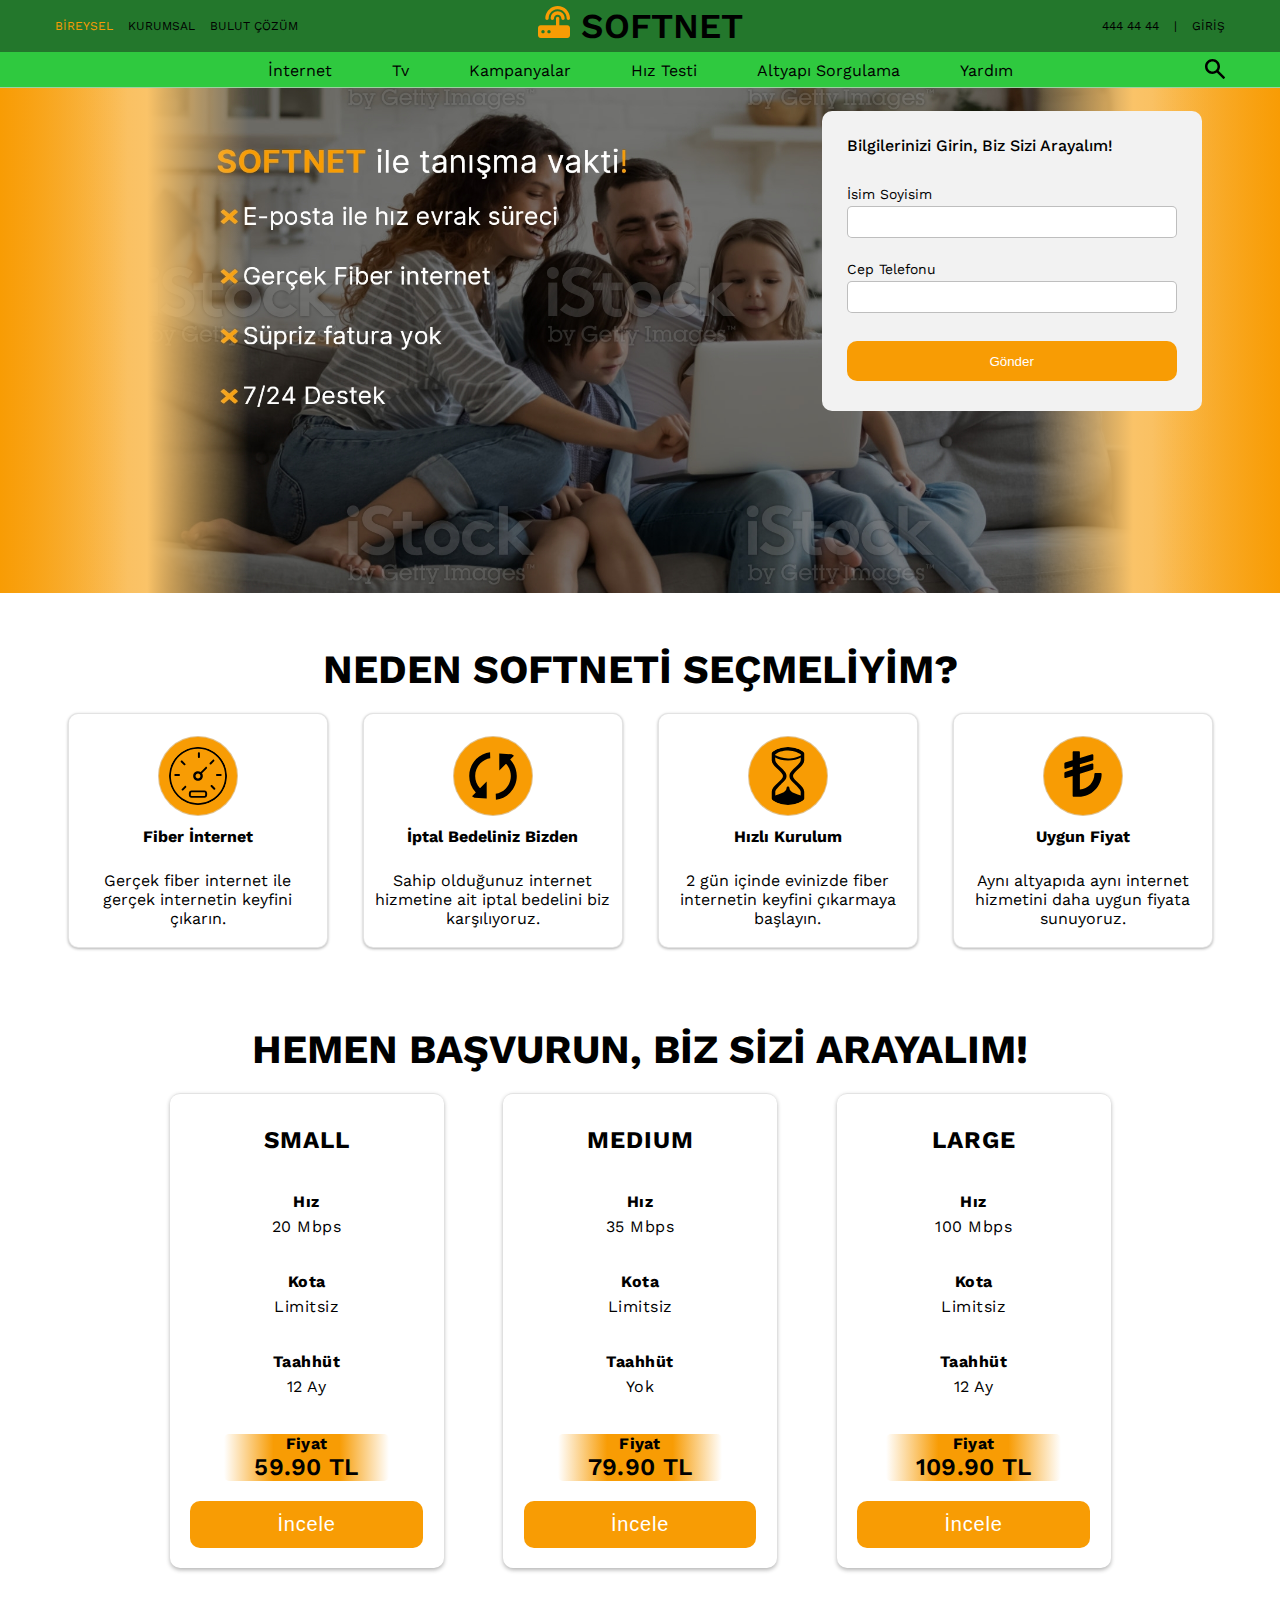
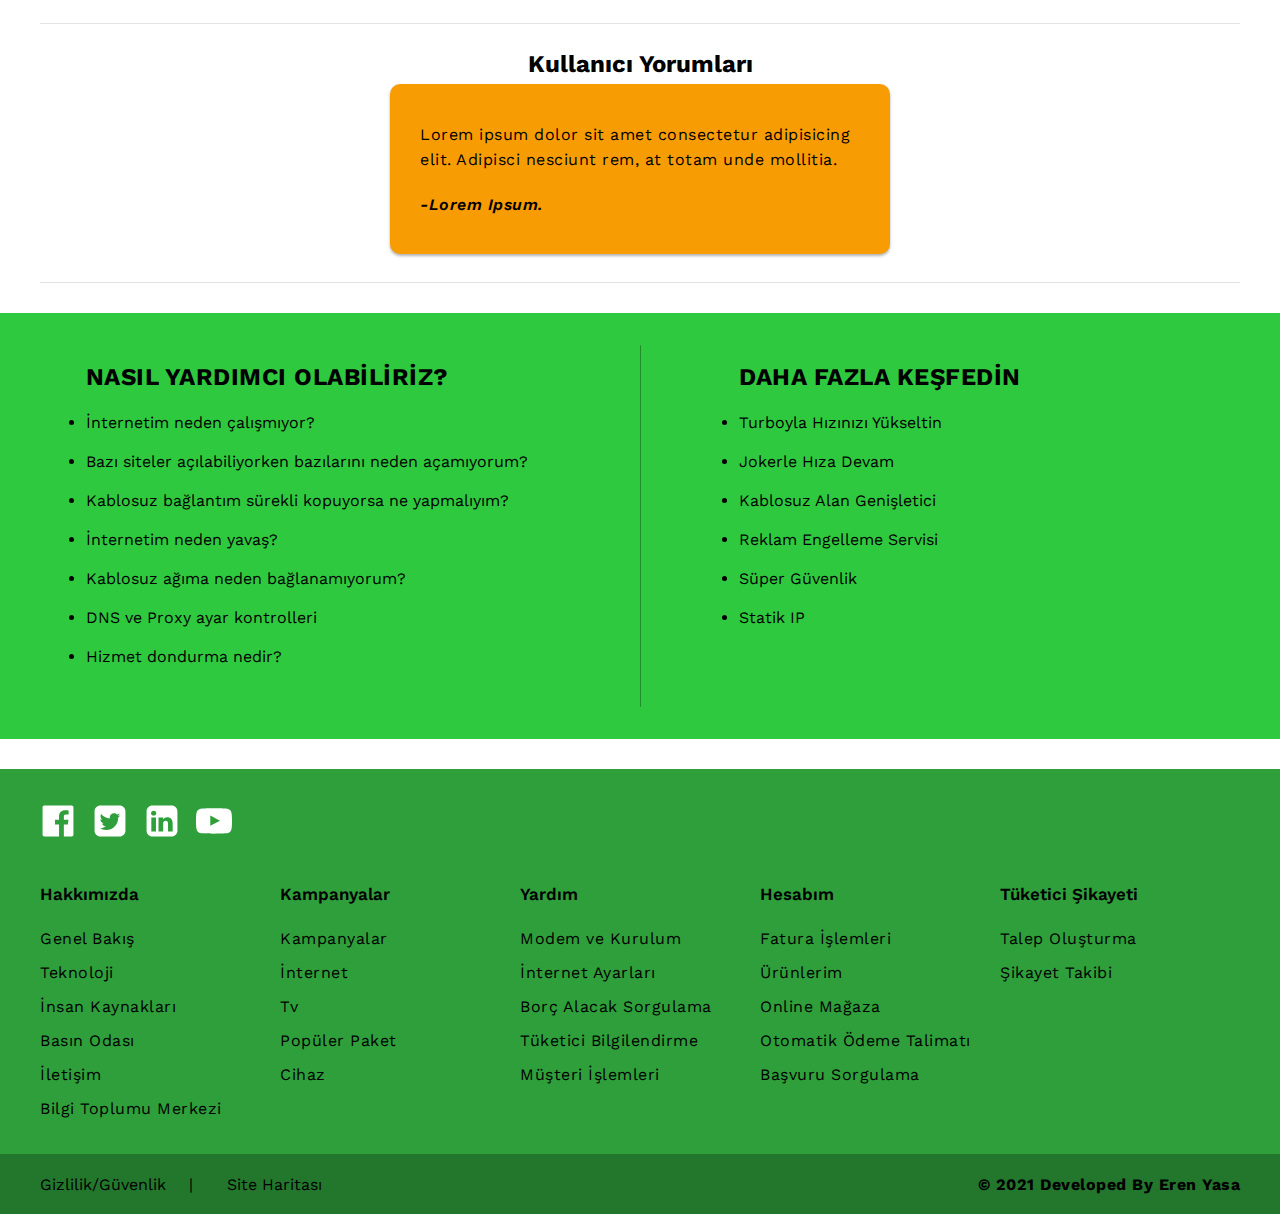
<file: index.html>
<!DOCTYPE html>
<html lang="TR-tr">

<head>
    <meta charset="UTF-8">
    <meta http-equiv="X-UA-Compatible" content="IE=edge">
    <meta name="viewport" content="width=device-width, initial-scale=1.0">
    <meta name="description" content="1000 MBPS'e kadar altyapının desteklediği maksimum hız, taahhütsüz, kotasız ve gerçek sınırsız internet sadece SoftNet'te!">
    <meta name="keywords" content="Fiber İnternet, ADSL, Yalın ADSL, Ev Telefonu, TV hizmetleri ve süper servisler, SoftNet Hizmet Kalitesiyle.">
    <link href="https://fonts.googleapis.com/css2?family=Work+Sans:wght@400;600&display=swap" rel="stylesheet">

    <link rel="stylesheet" href="css/main.css">
    <link rel="shortcut icon" href="ico/softnet.svg" type="image/x-gif">
    <title>SoftNet</title>
</head>

<body class="grid">

    <!-- #region SVG -->

    <!-- MOBIL-HEADER-ACCOUNT -->
    <svg aria-hidden="true" style="position: absolute; width: 0; height: 0; overflow: hidden;" version="1.1"
        xmlns="http://www.w3.org/2000/svg" xmlns:xlink="http://www.w3.org/1999/xlink">
        <defs>
            <symbol id="icon-user-circle" viewBox="0 0 28 28">
                <path
                    d="M23.797 20.922c-0.406-2.922-1.594-5.516-4.25-5.875-1.375 1.5-3.359 2.453-5.547 2.453s-4.172-0.953-5.547-2.453c-2.656 0.359-3.844 2.953-4.25 5.875 2.172 3.063 5.75 5.078 9.797 5.078s7.625-2.016 9.797-5.078zM20 10c0-3.313-2.688-6-6-6s-6 2.688-6 6 2.688 6 6 6 6-2.688 6-6zM28 14c0 7.703-6.25 14-14 14-7.734 0-14-6.281-14-14 0-7.734 6.266-14 14-14s14 6.266 14 14z">
                </path>
            </symbol>
        </defs>
    </svg>

    <!-- HEADER-LOGO -->
    <svg aria-hidden="true" style="position: absolute; width: 0; height: 0; overflow: hidden;" version="1.1"
        xmlns="http://www.w3.org/2000/svg" xmlns:xlink="http://www.w3.org/1999/xlink">
        <defs>
            <symbol id="icon-modem" viewBox="0 0 48 48">
                <path
                    d="M0 44c0 2.21 1.79 4 4 4h40c2.21 0 4-1.79 4-4l-0-11c0-2.21-1.79-4-4-4h-12v-10.5c0-1.38-1.12-2.5-2.5-2.5s-2.5 1.12-2.5 2.5v10.5h-23c-2.21 0-4 1.79-4 4v11zM5 38.5c0-1.38 1.12-2.5 2.5-2.5s2.5 1.12 2.5 2.5-1.12 2.5-2.5 2.5-2.5-1.12-2.5-2.5zM14 38.5c0-1.38 1.12-2.5 2.5-2.5s2.5 1.12 2.5 2.5-1.12 2.5-2.5 2.5-2.5-1.12-2.5-2.5zM29.5 8c-5.8 0-10.5 4.7-10.5 10.5 0 1.38 1.12 2.5 2.5 2.5s2.5-1.12 2.5-2.5c0-3.040 2.46-5.5 5.5-5.5s5.5 2.46 5.5 5.5c0 1.38 1.12 2.5 2.5 2.5s2.5-1.12 2.5-2.5c-0-5.8-4.7-10.5-10.5-10.5zM29.5 0c-10.22 0-18.5 8.28-18.5 18.5 0 1.38 1.12 2.5 2.5 2.5s2.5-1.12 2.5-2.5c0-7.46 6.040-13.5 13.5-13.5s13.5 6.040 13.5 13.5c0 1.38 1.12 2.5 2.5 2.5s2.5-1.12 2.5-2.5c-0-10.22-8.279-18.5-18.5-18.5z">
                </path>
            </symbol>
        </defs>
    </svg>

    <!-- MOBIL-HEADER-MENU -->
    <svg aria-hidden="true" style="position: absolute; width: 0; height: 0; overflow: hidden;" version="1.1"
        xmlns="http://www.w3.org/2000/svg" xmlns:xlink="http://www.w3.org/1999/xlink">
        <defs>
            <symbol id="icon-menu" viewBox="0 0 24 24">
                <path d="M3 6h18v2.016h-18v-2.016zM3 12.984v-1.969h18v1.969h-18zM3 18v-2.016h18v2.016h-18z"></path>
            </symbol>
        </defs>
    </svg>

    <!-- -NAVBAR-SEARCH-ICON -->
    <svg aria-hidden="true" style="position: absolute; width: 0; height: 0; overflow: hidden;" version="1.1"
        xmlns="http://www.w3.org/2000/svg" xmlns:xlink="http://www.w3.org/1999/xlink">
        <defs>
            <symbol id="icon-search" viewBox="0 0 32 32">
                <path
                    d="M31.715 28.953c0.381 0.381 0.381 0.999 0 1.381l-1.381 1.381c-0.382 0.381-1 0.381-1.381 0l-9.668-9.668c-0.105-0.105-0.175-0.229-0.222-0.361-1.983 1.449-4.418 2.314-7.063 2.314-6.627 0-12-5.373-12-12s5.373-12 12-12c6.627 0 12 5.373 12 12 0 2.645-0.865 5.080-2.314 7.063 0.132 0.047 0.256 0.116 0.361 0.222l9.668 9.668zM12 4c-4.418 0-8 3.582-8 8s3.582 8 8 8 8-3.582 8-8c0-4.418-3.582-8-8-8z">
                </path>
            </symbol>
        </defs>
    </svg>

    <!-- cards SPEEDOMETER -->
    <svg aria-hidden="true" style="position: absolute; width: 0; height: 0; overflow: hidden;" version="1.1"
        xmlns="http://www.w3.org/2000/svg" xmlns:xlink="http://www.w3.org/1999/xlink">
        <defs>
            <symbol id="icon-speedometer" viewBox="0 0 32 32">
                <path
                    d="M16-0.034c-8.841 0-16.035 7.192-16.035 16.034s7.194 16.034 16.035 16.034 16.035-7.192 16.035-16.034-7.194-16.034-16.035-16.034zM16 30.966c-8.252 0-14.965-6.714-14.965-14.966s6.713-14.966 14.965-14.966 14.965 6.714 14.965 14.966-6.713 14.966-14.965 14.966zM16.5 6.053c0.305 0 0.553-0.247 0.553-0.553v-2c0-0.306-0.248-0.553-0.553-0.553s-0.553 0.247-0.553 0.553v2c0 0.306 0.248 0.553 0.553 0.553zM5.5 14.947h-2c-0.305 0-0.553 0.247-0.553 0.553s0.248 0.553 0.553 0.553h2c0.305 0 0.553-0.247 0.553-0.553s-0.248-0.553-0.553-0.553zM25.947 15.5c0 0.306 0.248 0.553 0.553 0.553h2c0.305 0 0.553-0.247 0.553-0.553s-0.248-0.553-0.553-0.553h-2c-0.305 0-0.553 0.247-0.553 0.553zM8.575 10.128c0.142 0 0.283-0.054 0.391-0.162 0.216-0.216 0.216-0.565 0-0.781l-1.575-1.576c-0.216-0.217-0.565-0.217-0.781 0s-0.216 0.565 0 0.781l1.575 1.575c0.107 0.109 0.249 0.163 0.39 0.163zM23.891 21.109c-0.216-0.217-0.565-0.217-0.781 0s-0.216 0.565 0 0.781l1.5 1.5c0.108 0.108 0.249 0.162 0.391 0.162s0.283-0.054 0.391-0.162c0.216-0.216 0.216-0.565 0-0.781l-1.501-1.5zM24.891 7.891c0.216-0.216 0.216-0.565 0-0.781s-0.565-0.217-0.781 0l-1.575 1.575c-0.216 0.216-0.216 0.565 0 0.781 0.108 0.108 0.249 0.162 0.391 0.162s0.283-0.054 0.391-0.162l1.574-1.575zM8.609 21.609l-1.5 1.5c-0.216 0.216-0.216 0.565 0 0.781 0.108 0.108 0.249 0.162 0.391 0.162s0.283-0.054 0.391-0.162l1.5-1.5c0.216-0.216 0.216-0.565 0-0.781s-0.566-0.216-0.782 0zM19.5 24h-7c-0.889-0.034-1.535 0.611-1.535 1.5v0.957c0 0.898 0.674 1.603 1.535 1.543h7c0.86 0.060 1.535-0.645 1.535-1.543v-0.957c0-0.889-0.646-1.534-1.535-1.5zM19.965 26.457c0 0.257-0.146 0.534-0.465 0.568h-7c-0.32-0.034-0.465-0.312-0.465-0.025v-0.957c0-0.839 0.169-1.009 0.465-1.043h7c0.296 0.034 0.465 0.204 0.465 0.5v0.957zM16 18.667c0.712 0 1.382-0.277 1.885-0.781 0.911-0.911 1.024-2.32 0.34-3.355l2.653-2.653c0.208-0.209 0.208-0.547 0-0.756-0.209-0.209-0.547-0.209-0.756 0l-2.656 2.656c-1.025-0.655-2.473-0.543-3.351 0.336-1.040 1.040-1.040 2.731 0 3.771 0.503 0.505 1.173 0.782 1.885 0.782zM15.058 15.058c0.251-0.252 0.586-0.391 0.942-0.391s0.691 0.139 0.943 0.391c0.52 0.52 0.52 1.365 0 1.885-0.503 0.504-1.381 0.504-1.885 0-0.52-0.52-0.52-1.366 0-1.885z">
                </path>
            </symbol>
        </defs>
    </svg>

    <!-- CARDS CYCLE -->
    <svg aria-hidden="true" style="position: absolute; width: 0; height: 0; overflow: hidden;" version="1.1"
        xmlns="http://www.w3.org/2000/svg" xmlns:xlink="http://www.w3.org/1999/xlink">
        <defs>
            <symbol id="icon-cycle" viewBox="0 0 20 20">
                <path
                    d="M5.516 14.224c-2.262-2.432-2.222-6.244 0.128-8.611 0.962-0.969 2.164-1.547 3.414-1.736l-0.069-2.077c-1.755 0.213-3.452 0.996-4.797 2.351-3.149 3.17-3.187 8.289-0.123 11.531l-1.741 1.752 5.51 0.301-0.015-5.834-2.307 2.323zM12.163 2.265l0.015 5.834 2.307-2.322c2.262 2.434 2.222 6.246-0.128 8.611-0.961 0.969-2.164 1.547-3.414 1.736l0.069 2.076c1.755-0.213 3.452-0.996 4.798-2.35 3.148-3.172 3.186-8.291 0.122-11.531l1.741-1.754-5.51-0.3z">
                </path>
            </symbol>
        </defs>
    </svg>

    <!-- CARDS HOUR-GLASS -->
    <svg aria-hidden="true" style="position: absolute; width: 0; height: 0; overflow: hidden;" version="1.1"
        xmlns="http://www.w3.org/2000/svg" xmlns:xlink="http://www.w3.org/1999/xlink">
        <defs>
            <symbol id="icon-hour-glass" viewBox="0 0 20 20">
                <path
                    d="M15.6 4.576c0-2.139 0-2.348 0-2.348 0-0.789-2.508-2.228-5.6-2.228-3.093 0-5.6 1.439-5.6 2.228 0 0 0 0.209 0 2.348 0 2.141 3.877 3.908 3.877 5.424 0 1.514-3.877 3.281-3.877 5.422s0 2.35 0 2.35c0 0.788 2.507 2.228 5.6 2.228 3.092 0 5.6-1.44 5.6-2.229 0 0 0-0.209 0-2.35s-3.877-3.908-3.877-5.422c0-1.515 3.877-3.282 3.877-5.423zM5.941 2.328c0.696-0.439 2-1.082 4.114-1.082s4.006 1.082 4.006 1.082c0.142 0.086 0.698 0.383 0.317 0.609-0.838 0.497-2.478 1.020-4.378 1.020s-3.484-0.576-4.324-1.074c-0.381-0.225 0.265-0.555 0.265-0.555zM10.501 10c0 1.193 0.996 1.961 2.051 2.986 0.771 0.748 1.826 1.773 1.826 2.435v1.328c-0.97-0.483-3.872-0.955-3.872-2.504 0-0.783-1.013-0.783-1.013 0 0 1.549-2.902 2.021-3.872 2.504v-1.328c0-0.662 1.056-1.688 1.826-2.435 1.055-1.025 2.051-1.793 2.051-2.986s-0.996-1.961-2.051-2.986c-0.771-0.75-1.826-1.775-1.826-2.438l-0.046-0.998c1.026 0.553 2.652 1.078 4.425 1.078 1.772 0 3.406-0.525 4.433-1.078l-0.055 0.998c0 0.662-1.056 1.688-1.826 2.438-1.054 1.025-2.051 1.793-2.051 2.986z">
                </path>
            </symbol>
        </defs>
    </svg>

    <!-- CARDS TRY -->
    <svg aria-hidden="true" style="position: absolute; width: 0; height: 0; overflow: hidden;" version="1.1"
        xmlns="http://www.w3.org/2000/svg" xmlns:xlink="http://www.w3.org/1999/xlink">
        <defs>
            <symbol id="icon-try" viewBox="0 0 18 28">
                <path
                    d="M18 13c0 6.062-4.937 11-11 11h-2.5c-0.281 0-0.5-0.219-0.5-0.5v-9.547l-3.359 1.031c-0.047 0.016-0.094 0.016-0.141 0.016-0.109 0-0.203-0.031-0.297-0.094-0.125-0.094-0.203-0.25-0.203-0.406v-2c0-0.219 0.141-0.406 0.359-0.484l3.641-1.109v-1.453l-3.359 1.031c-0.047 0.016-0.094 0.016-0.141 0.016-0.109 0-0.203-0.031-0.297-0.094-0.125-0.094-0.203-0.25-0.203-0.406v-2c0-0.219 0.141-0.406 0.359-0.484l3.641-1.109v-3.906c0-0.281 0.219-0.5 0.5-0.5h2.5c0.281 0 0.5 0.219 0.5 0.5v2.828l5.859-1.813c0.141-0.047 0.313-0.016 0.438 0.078s0.203 0.25 0.203 0.406v2c0 0.219-0.141 0.406-0.359 0.484l-6.141 1.891v1.453l5.859-1.813c0.141-0.047 0.313-0.016 0.438 0.078s0.203 0.25 0.203 0.406v2c0 0.219-0.141 0.406-0.359 0.484l-6.141 1.891v7.609c3.906-0.266 7-3.516 7-7.484 0-0.281 0.219-0.5 0.5-0.5h2.5c0.281 0 0.5 0.219 0.5 0.5z">
                </path>
            </symbol>
        </defs>
    </svg>

    <!-- #region SOCIAL-ICONS -->
    <svg aria-hidden="true" style="position: absolute; width: 0; height: 0; overflow: hidden;" version="1.1"
        xmlns="http://www.w3.org/2000/svg" xmlns:xlink="http://www.w3.org/1999/xlink">
        <defs>
            <symbol id="icon-twitter-square" viewBox="0 0 24 28">
                <path
                    d="M20 9.531c-0.594 0.266-1.219 0.438-1.891 0.531 0.688-0.406 1.203-1.062 1.453-1.828-0.641 0.375-1.344 0.656-2.094 0.797-0.594-0.641-1.453-1.031-2.391-1.031-1.813 0-3.281 1.469-3.281 3.281 0 0.25 0.016 0.516 0.078 0.75-2.734-0.141-5.156-1.437-6.781-3.437-0.281 0.484-0.453 1.062-0.453 1.656 0 1.141 0.531 2.141 1.422 2.734-0.547-0.016-1.062-0.172-1.563-0.406v0.031c0 1.594 1.203 2.922 2.703 3.219-0.281 0.078-0.5 0.125-0.797 0.125-0.203 0-0.406-0.031-0.609-0.063 0.422 1.297 1.625 2.25 3.063 2.281-1.125 0.875-2.531 1.406-4.078 1.406-0.266 0-0.531-0.016-0.781-0.047 1.453 0.922 3.172 1.469 5.031 1.469 6.031 0 9.344-5 9.344-9.344 0-0.141 0-0.281-0.016-0.422 0.641-0.453 1.203-1.031 1.641-1.703zM24 6.5v15c0 2.484-2.016 4.5-4.5 4.5h-15c-2.484 0-4.5-2.016-4.5-4.5v-15c0-2.484 2.016-4.5 4.5-4.5h15c2.484 0 4.5 2.016 4.5 4.5z">
                </path>
            </symbol>
            <symbol id="icon-linkedin-square" viewBox="0 0 24 28">
                <path
                    d="M3.703 22.094h3.609v-10.844h-3.609v10.844zM7.547 7.906c-0.016-1.062-0.781-1.875-2.016-1.875s-2.047 0.812-2.047 1.875c0 1.031 0.781 1.875 2 1.875h0.016c1.266 0 2.047-0.844 2.047-1.875zM16.688 22.094h3.609v-6.219c0-3.328-1.781-4.875-4.156-4.875-1.937 0-2.797 1.078-3.266 1.828h0.031v-1.578h-3.609s0.047 1.016 0 10.844v0h3.609v-6.062c0-0.313 0.016-0.641 0.109-0.875 0.266-0.641 0.859-1.313 1.859-1.313 1.297 0 1.813 0.984 1.813 2.453v5.797zM24 6.5v15c0 2.484-2.016 4.5-4.5 4.5h-15c-2.484 0-4.5-2.016-4.5-4.5v-15c0-2.484 2.016-4.5 4.5-4.5h15c2.484 0 4.5 2.016 4.5 4.5z">
                </path>
            </symbol>
            <symbol id="icon-youtube-play" viewBox="0 0 28 28">
                <path
                    d="M11.109 17.625l7.562-3.906-7.562-3.953v7.859zM14 4.156c5.891 0 9.797 0.281 9.797 0.281 0.547 0.063 1.75 0.063 2.812 1.188 0 0 0.859 0.844 1.109 2.781 0.297 2.266 0.281 4.531 0.281 4.531v2.125s0.016 2.266-0.281 4.531c-0.25 1.922-1.109 2.781-1.109 2.781-1.062 1.109-2.266 1.109-2.812 1.172 0 0-3.906 0.297-9.797 0.297v0c-7.281-0.063-9.516-0.281-9.516-0.281-0.625-0.109-2.031-0.078-3.094-1.188 0 0-0.859-0.859-1.109-2.781-0.297-2.266-0.281-4.531-0.281-4.531v-2.125s-0.016-2.266 0.281-4.531c0.25-1.937 1.109-2.781 1.109-2.781 1.062-1.125 2.266-1.125 2.812-1.188 0 0 3.906-0.281 9.797-0.281v0z">
                </path>
            </symbol>
            <symbol id="icon-facebook-official" viewBox="0 0 24 28">
                <path
                    d="M22.672 2c0.734 0 1.328 0.594 1.328 1.328v21.344c0 0.734-0.594 1.328-1.328 1.328h-6.109v-9.297h3.109l0.469-3.625h-3.578v-2.312c0-1.047 0.281-1.75 1.797-1.75l1.906-0.016v-3.234c-0.328-0.047-1.469-0.141-2.781-0.141-2.766 0-4.672 1.687-4.672 4.781v2.672h-3.125v3.625h3.125v9.297h-11.484c-0.734 0-1.328-0.594-1.328-1.328v-21.344c0-0.734 0.594-1.328 1.328-1.328h21.344z">
                </path>
            </symbol>
        </defs>
    </svg>
    <!-- #endregion -->
    
    <!-- #endregion -->

    <!-- #region HEADER -->
    <header class="header">

        <div class="header-container">

            <!-- #region HEADER LEFT -->
            <div class="header-left">
                <a href="404page.html" class="header-left-link">Bireysel</a>
                <a href="404page.html" class="header-left-link">Kurumsal</a>
                <a href="404page.html" class="header-left-link">Bulut Çözüm</a>
            </div>
            <!-- #endregion -->

            <!-- #region ACCOUNT -->
            <div class="header-right">
                <a href="tel: 444 44 44" class="telephone-nmbr">444 44 44</a>
                <p class="brace">|</p>
                <a href="sign-in.html" class="account-desktop">
                    Giriş
                </a>
            </div>

            <button class="account-button">
                <a href="sign-in.html">
                    <svg class="icon icon-user-circle">
                        <use xlink:href="#icon-user-circle">
                        </use>
                    </svg>
                </a>
            </button>
            <!-- #endregion -->

            <!-- #region LOGO -->
            <div class="header-logo">
                <a href="index.html" class="logo-link">
                    <svg class="icon icon-modem">
                        <use xlink:href="#icon-modem"></use>
                    </svg>
                    SOFTNET
                </a>
            </div>
            <!-- #endregion -->

            <!-- #region NAV-BTN -->
            <button class="navigation-button">
                <label for="navigation-btn">
                    <svg class="icon icon-menu">
                        <use xlink:href="#icon-menu"></use>
                    </svg>
                </label>
            </button>
            <!-- #endregion -->

        </div>

    </header>
    <!-- #endregion -->

    <!-- #region NAVIGATION -->
    <div class="navigation">
        <div class="navigation-container">
            <input type="checkbox" id="navigation-btn" class="nav-check">

            <menu class="navigation-menu">
                <ul class="menu-btn-list">
                    <li class="menu-btn">Bireysel</li>
                    <li class="menu-btn">Kurumsal</li>
                    <li class="menu-btn">Bulut Çözüm</li>
                </ul>

                <!-- MENU -->
                <nav class="menu-link-list">
                    <a href="404page.html" class="menu-link">İnternet</a>
                    <a href="404page.html" class="menu-link">Tv</a>
                    <a href="404page.html" class="menu-link">Kampanyalar</a>
                    <a href="404page.html" class="menu-link">Hız Testi</a>
                    <a href="404page.html" class="menu-link">Altyapı Sorgulama</a>
                    <a href="404page.html" class="menu-link">Yardım</a>

                    <!-- HR -->
                    <hr class="horizontal">

                    <!-- SEARCH -->
                    <input type="checkbox" id="search-area" class="search-check">
                    <div class="search">
                        <div class="search-grid">
                            <input class="search-box" type="text" placeholder="Ara">
                            <button class="search-btn">Ara</button>
                        </div>
                    </div>
                </nav>
            </menu>

            <!-- DESKTOP SEARCH -->
            <div class="search-desktop">
                <button class="search-btn-desktop">
                    <label for="search-area" class="search-label">
                        <svg class="icon icon-search">
                            <use xlink:href="#icon-search"></use>
                        </svg>
                    </label>
                </button>
            </div>

        </div>

    </div>
    <!-- #endregion -->

    <!-- #region INTRO -->
    <section class="intro">
        <div class="intro-container">
        </div>
    </section>
    <!-- #endregion -->

    <!-- #region CALL -->
    <div class="call">
        <div class="call-container">
            <div class="call-area">
                <h2 class="call-title">
                    Bilgilerinizi Girin, Biz Sizi Arayalım!
                </h2>
                <label for="name">İsim Soyisim</label>
                <input type="text" id="name" class="call-input">
                <label for="tel-no">Cep Telefonu</label>
                <input type="tel" id="tel-no" class="call-input">
                <button class="btn btn-call">Gönder</button>
            </div>
        </div>
    </div>
    <!-- #endregion -->

    <!-- #region CARDS -->
    <section class="cards">
        <div class="cards-container">

            <h2 class="main-headers">NEDEN SOFTNETİ SEÇMELİYİM?</h2>

            <div class="cards-boxes">
                <div class="cards-box">

                    <svg class="icon icon-speedometer icons-cards">
                        <use xlink:href="#icon-speedometer"></use>
                    </svg>
                    <div class="cards-box-title">
                        Fiber İnternet
                    </div>
                    <div class="cards-box-description">
                        Gerçek fiber internet ile gerçek internetin keyfini çıkarın.
                    </div>
                </div>

                <div class="cards-box">
                    <svg class="icon icon-cycle icons-cards">
                        <use xlink:href="#icon-cycle"></use>
                    </svg>
                    <div class="cards-box-title">
                        İptal Bedeliniz Bizden
                    </div>
                    <div class="cards-box-description">Sahip
                        olduğunuz internet hizmetine ait iptal
                        bedelini biz karşılıyoruz.
                    </div>
                </div>

                <div class="cards-box">
                    <svg class="icon icon-hour-glass icons-cards">
                        <use xlink:href="#icon-hour-glass"></use>
                    </svg>
                    <div class="cards-box-title">
                        Hızlı Kurulum
                    </div>
                    <div class="cards-box-description">
                        2 gün içinde evinizde fiber internetin keyfini çıkarmaya başlayın.
                    </div>
                </div>

                <div class="cards-box">
                    <svg class="icon icon-try icons-cards">
                        <use xlink:href="#icon-try"></use>
                    </svg>
                    <div class="cards-box-title">Uygun Fiyat</div>
                    <div class="cards-box-description">
                        Aynı altyapıda aynı internet hizmetini daha uygun fiyata sunuyoruz.
                    </div>
                </div>

            </div>
        </div>
    </section>
    <!-- #endregion -->

    <!-- #region TARRIFS -->
    <section class="tarrifs">
        <div class="tarrifs-container">

            <h2 class="main-headers">HEMEN BAŞVURUN, BİZ SİZİ ARAYALIM!</h2>

            <div class="tarrifs-boxes">

                <div class="tarrif-box">

                    <div class="tarrif-box-title">SMALL</div>
                    <div class="tarrif-box-details">
                        <div class="tarrif-box-speed">
                            <div class="box-title">Hız</div>
                            <div>20 Mbps</div>
                        </div>
                        <div class="tarrif-box-quota">
                            <div class="box-title">Kota</div>
                            <div>Limitsiz</div>
                        </div>
                        <div class="tarrif-box-commitment">
                            <div class="box-title">Taahhüt</div>
                            <div>12 Ay</div>
                        </div>
                    </div>
                    <div class="tarrif-box-price">
                        <div class="box-title">Fiyat</div>
                        <div class="box-price-amount">59.90 TL</div>
                    </div>
                    <button class="tarrif-box-btn">İncele</button>

                </div>

                <div class="tarrif-box">
                    <div class="tarrif-box-title">MEDIUM</div>
                    <div class="tarrif-box-details">
                        <div class="tarrif-box-speed">
                            <div class="box-title">Hız</div>
                            <div>35 Mbps</div>
                        </div>
                        <div class="tarrif-box-quota">
                            <div class="box-title">Kota</div>
                            <div>Limitsiz</div>
                        </div>
                        <div class="tarrif-box-commitment">
                            <div class="box-title">Taahhüt</div>
                            <div>Yok</div>
                        </div>
                    </div>
                    <div class="tarrif-box-price">
                        <div class="box-title">Fiyat</div>
                        <div class="box-price-amount">79.90 TL</div>
                    </div>
                    <button class="tarrif-box-btn">İncele</button>
                </div>

                <div class="tarrif-box">
                    <div class="tarrif-box-title">LARGE</div>
                    <div class="tarrif-box-details">
                        <div class="tarrif-box-speed">
                            <div class="box-title">Hız</div>
                            <div>100 Mbps</div>
                        </div>
                        <div class="tarrif-box-quota">
                            <div class="box-title">Kota</div>
                            <div>Limitsiz</div>
                        </div>
                        <div class="tarrif-box-commitment">
                            <div class="box-title">Taahhüt</div>
                            <div>12 Ay</div>
                        </div>
                    </div>
                    <div class="tarrif-box-price">
                        <div class="box-title">Fiyat</div>
                        <div class="box-price-amount">109.90 TL</div>
                    </div>
                    <button class="tarrif-box-btn">İncele</button>
                </div>


            </div>
        </div>
    </section>
    <!-- #endregion -->

    <!-- #region USER-COMMENTS -->
    <section class="comments">
        <div class="comments-container">

            <h4 class="comments-title">Kullanıcı Yorumları</h4>
            <div class="slider">
                <div class="slider-content">

                    <div class="slider-item">
                        <div class="slider-item-text">
                            Lorem ipsum dolor sit amet consectetur adipisicing elit. Adipisci nesciunt rem, at totam
                            unde mollitia.
                        </div>
                        <div class="slider-item-author">-Lorem Ipsum.</div>
                    </div>
                    <div class="slider-item">
                        <div class="slider-item-text">
                            Lorem ipsum dolor sit amet consectetur adipisicing elit. Adipisci nesciunt rem, at totam
                            unde mollitia.
                        </div>
                        <div class="slider-item-author">-Lorem Ipsum.</div>
                    </div>
                    <div class="slider-item">
                        <div class="slider-item-text">
                            Lorem ipsum dolor sit amet consectetur adipisicing elit. Adipisci nesciunt rem, at totam
                            unde mollitia.
                        </div>
                        <div class="slider-item-author">-Lorem Ipsum.</div>
                    </div>
                    <div class="slider-item">
                        <div class="slider-item-text">
                            Lorem ipsum dolor sit amet consectetur adipisicing elit. Adipisci nesciunt rem, at totam
                            unde mollitia.
                        </div>
                        <div class="slider-item-author">-Lorem Ipsum.</div>
                    </div>
                    <div class="slider-item">
                        <div class="slider-item-text">
                            Lorem ipsum dolor sit amet consectetur adipisicing elit. Adipisci nesciunt rem, at totam
                            unde mollitia.
                        </div>
                        <div class="slider-item-author">-Lorem Ipsum.</div>
                    </div>


                </div>
            </div>

        </div>
    </section>
    <!-- #endregion -->

    <!-- #region ASSISTANCE -->
    <section class="assistance">
        <div class="assistance-container">

            <div class="assistance-discover">
                <div class="assistance-title">DAHA FAZLA KEŞFEDİN</div>

                <ul class="assistance-list">
                    <li class="assistance-list-item">
                        <a href="#">Turboyla Hızınızı Yükseltin</a>
                    </li>
                    <li class="assistance-list-item">
                        <a href="#">Jokerle Hıza Devam</a>
                    </li>
                    <li class="assistance-list-item">
                        <a href="#">Kablosuz Alan Genişletici</a>
                    </li>
                    <li class="assistance-list-item">
                        <a href="#">Reklam Engelleme Servisi</a>
                    </li>
                    <li class="assistance-list-item">
                        <a href="#">Süper Güvenlik</a>
                    </li>
                    <li class="assistance-list-item">
                        <a href="#">Statik IP</a>
                    </li>
                </ul>

            </div>

            <hr class="assistance-brace">

            <div class="assistance-help">
                <div class="assistance-title">NASIL YARDIMCI OLABİLİRİZ?</div>

                <ul class="assistance-list">
                    <li class="assistance-list-item">
                        <a href="#">İnternetim neden çalışmıyor?</a>
                    </li>
                    <li class="assistance-list-item">
                        <a href="#">Bazı siteler açılabiliyorken bazılarını neden açamıyorum?</a>
                    </li>
                    <li class="assistance-list-item">
                        <a href="#">Kablosuz bağlantım sürekli kopuyorsa ne yapmalıyım?</a>
                    </li>
                    <li class="assistance-list-item">
                        <a href="#">İnternetim neden yavaş?</a>
                    </li>
                    <li class="assistance-list-item list-item-dekstop">
                        <a href="#">Kablosuz ağıma neden bağlanamıyorum?</a>
                    </li>
                    <li class="assistance-list-item list-item-dekstop">
                        <a href="#">DNS ve Proxy ayar kontrolleri</a>
                    </li>
                    <li class="assistance-list-item list-item-dekstop">
                        <a href="#">Hizmet dondurma nedir?</a>
                    </li>
                </ul>

                <button class="btn help-btn">TÜMÜNÜ GÖSTER</button>
            </div>
        </div>
    </section>
    <!-- #endregion -->

    <!-- #region FOOTER -->
    <footer class="footer">
        <div class="footer-container">

            <!-- #region FOOTER-INSIDE -->
            <section class="footer-inside"> 

                <div class="footer-inside-item">
                    <div class="footer-inside-item-title">Hakkımızda</div>
                    <ul class="footer-inside-list">
                        <li class="footer-inside-list-item footer-inside-item-desktop">
                            <a href="#">Genel Bakış</a>
                        </li>
                        <li class="footer-inside-list-item footer-inside-item-desktop">
                            <a href="#">Teknoloji</a>
                        </li>
                        <li class="footer-inside-list-item footer-inside-item-desktop">
                            <a href="#">İnsan Kaynakları</a>
                        </li>
                        <li class="footer-inside-list-item footer-inside-item-desktop">
                            <a href="#">Basın Odası</a>
                        </li>
                        <li class="footer-inside-list-item footer-inside-item-desktop">
                            <a href="#">İletişim</a>
                        </li>
                        <li class="footer-inside-list-item footer-inside-item-desktop">
                            <a href="#">Bilgi Toplumu Merkezi</a>
                        </li>
                    </ul>
                </div>

                <div class="footer-inside-item">
                    <div class="footer-inside-item-title">Kampanyalar</div>
                    <ul class="footer-inside-list">
                        <li class="footer-inside-list-item footer-inside-item-desktop">
                            <a href="#">Kampanyalar</a>
                        </li>
                        <li class="footer-inside-list-item footer-inside-item-desktop">
                            <a href="#">İnternet</a>
                        </li>
                        <li class="footer-inside-list-item footer-inside-item-desktop">
                            <a href="#">Tv</a>
                        </li>
                        <li class="footer-inside-list-item footer-inside-item-desktop">
                            <a href="#">Popüler Paket</a>
                        </li>
                        <li class="footer-inside-list-item footer-inside-item-desktop">
                            <a href="#">Cihaz</a>
                        </li>
                    </ul>
                </div>

                <div class="footer-inside-item">
                    <div class="footer-inside-item-title">Yardım</div>
                    <ul class="footer-inside-list">
                        <li class="footer-inside-list-item footer-inside-item-desktop">
                            <a href="#">Modem ve Kurulum</a>
                        </li>
                        <li class="footer-inside-list-item footer-inside-item-desktop">
                            <a href="#">İnternet Ayarları</a>
                        </li>
                        <li class="footer-inside-list-item footer-inside-item-desktop">
                            <a href="#">Borç Alacak Sorgulama</a>
                        </li>
                        <li class="footer-inside-list-item footer-inside-item-desktop">
                            <a href="#">Tüketici Bilgilendirme</a>
                        </li>
                        <li class="footer-inside-list-item footer-inside-item-desktop">
                            <a href="#">Müşteri İşlemleri</a>
                        </li>
                    </ul>
                </div>

                <div class="footer-inside-item">
                    <div class="footer-inside-item-title">Hesabım</div>
                    <ul class="footer-inside-list">
                        <li class="footer-inside-list-item footer-inside-item-desktop">
                            <a href="#">Fatura İşlemleri</a>
                        </li>
                        <li class="footer-inside-list-item footer-inside-item-desktop">
                            <a href="#">Ürünlerim</a>
                        </li>
                        <li class="footer-inside-list-item footer-inside-item-desktop">
                            <a href="#">Online Mağaza</a>
                        </li>
                        <li class="footer-inside-list-item footer-inside-item-desktop">
                            <a href="#">Otomatik Ödeme Talimatı</a>
                        </li>
                        <li class="footer-inside-list-item footer-inside-item-desktop">
                            <a href="#">Başvuru Sorgulama</a>
                        </li>
                    </ul>
                </div>

                <div class="footer-inside-item">
                    <div class="footer-inside-item-title">Tüketici Şikayeti</div>
                    <ul class="footer-inside-list">
                        <li class="footer-inside-list-item footer-inside-item-desktop">
                            <a href="#">Talep Oluşturma</a>
                        </li>
                        <li class="footer-inside-list-item footer-inside-item-desktop">
                            <a href="#">Şikayet Takibi</a>
                        </li>
                    </ul>
                </div>

            </section>
            <!-- #endregion -->

            <!-- #region SOCIAL ICON -->
            <section class="social-icons">

                <button class="social-btn">
                    <svg class="icon icon-facebook-official social-icon">
                        <use xlink:href="#icon-facebook-official"></use>
                    </svg>
                </button>
                <button class="social-btn">
                    <svg class="icon icon-twitter-square social-icon">
                        <use xlink:href="#icon-twitter-square"></use>
                    </svg>
                </button>
                <button class="social-btn">
                    <svg class="icon icon-linkedin-square social-icon">
                        <use xlink:href="#icon-linkedin-square"></use>
                    </svg>
                </button>
                <button class="social-btn">
                    <svg class="icon icon-youtube-play social-icon">
                        <use xlink:href="#icon-youtube-play"></use>
                    </svg>
                </button>

            </section>
            <!-- #endregion -->

        </div>
    </footer>
    <!-- #endregion -->

    <!-- #region FOOTER-BOTTOM -->
    <section class="footer-bottom">
        <div class="footer-bottom-container">

            <div class="footer-bottom-left">
                <a class="bottom-left-link">Gizlilik/Güvenlik</a>
                <span class="bottom-left-brace">|</span>
                <a class="bottom-left-link left-link-end">Site Haritası</a>
            </div>
            <div class="footer-bottom-right">
                <span>&copy; 2021 Developed By Eren Yasa</span>
            </div>

        </div>
    </section>
    <!-- #endregion -->

</body>

</html>
</file>
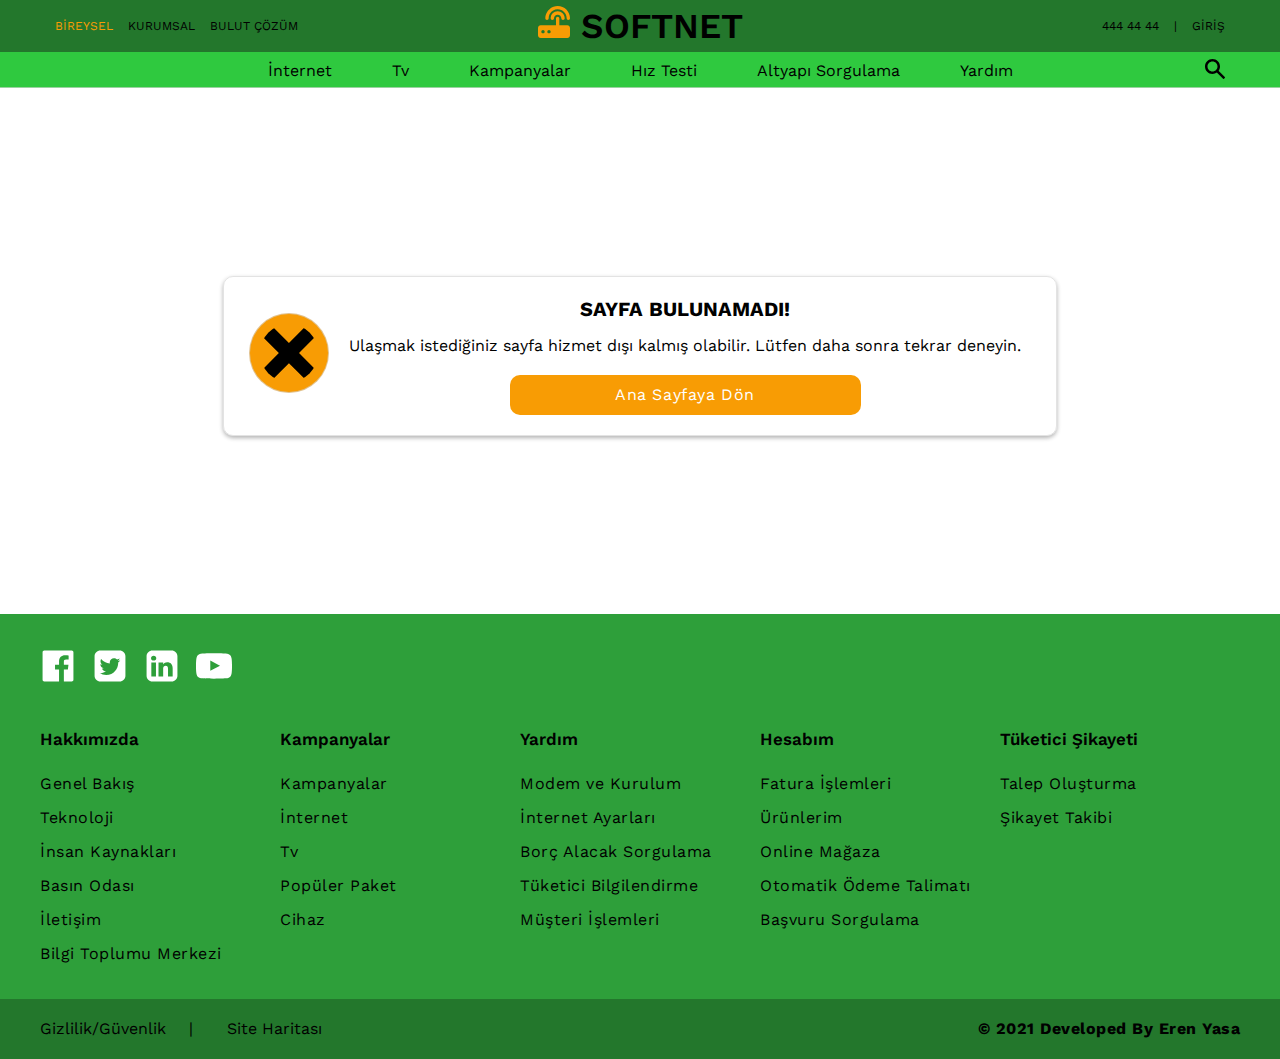
<file: 404page.html>
<!DOCTYPE html>
<html lang="TR-tr">

<head>
    <meta charset="UTF-8">
    <meta http-equiv="X-UA-Compatible" content="IE=edge">
    <meta name="viewport" content="width=device-width, initial-scale=1.0">
    <meta name="description"
        content="1000 MBPS'e kadar altyapının desteklediği maksimum hız, taahhütsüz, kotasız ve gerçek sınırsız internet sadece SoftNet'te!">
    <meta name="keywords"
        content="Fiber İnternet, ADSL, Yalın ADSL, Ev Telefonu, TV hizmetleri ve süper servisler, SoftNet Hizmet Kalitesiyle.">
    <link href="https://fonts.googleapis.com/css2?family=Work+Sans:wght@400;600&display=swap" rel="stylesheet">

    <link rel="stylesheet" href="css/main.css">
    <link rel="shortcut icon" href="ico/softnet.svg" type="image/x-gif">
    <title>SoftNet</title>
</head> 

<body class="error-grid">

    <!-- #region SVG -->

    <!-- MOBIL-HEADER-ACCOUNT -->
    <svg aria-hidden="true" style="position: absolute; width: 0; height: 0; overflow: hidden;" version="1.1"
        xmlns="http://www.w3.org/2000/svg" xmlns:xlink="http://www.w3.org/1999/xlink">
        <defs>
            <symbol id="icon-user-circle" viewBox="0 0 28 28">
                <path
                    d="M23.797 20.922c-0.406-2.922-1.594-5.516-4.25-5.875-1.375 1.5-3.359 2.453-5.547 2.453s-4.172-0.953-5.547-2.453c-2.656 0.359-3.844 2.953-4.25 5.875 2.172 3.063 5.75 5.078 9.797 5.078s7.625-2.016 9.797-5.078zM20 10c0-3.313-2.688-6-6-6s-6 2.688-6 6 2.688 6 6 6 6-2.688 6-6zM28 14c0 7.703-6.25 14-14 14-7.734 0-14-6.281-14-14 0-7.734 6.266-14 14-14s14 6.266 14 14z">
                </path>
            </symbol>
        </defs>
    </svg>

    <!-- HEADER-LOGO -->
    <svg aria-hidden="true" style="position: absolute; width: 0; height: 0; overflow: hidden;" version="1.1"
        xmlns="http://www.w3.org/2000/svg" xmlns:xlink="http://www.w3.org/1999/xlink">
        <defs>
            <symbol id="icon-modem" viewBox="0 0 48 48">
                <path
                    d="M0 44c0 2.21 1.79 4 4 4h40c2.21 0 4-1.79 4-4l-0-11c0-2.21-1.79-4-4-4h-12v-10.5c0-1.38-1.12-2.5-2.5-2.5s-2.5 1.12-2.5 2.5v10.5h-23c-2.21 0-4 1.79-4 4v11zM5 38.5c0-1.38 1.12-2.5 2.5-2.5s2.5 1.12 2.5 2.5-1.12 2.5-2.5 2.5-2.5-1.12-2.5-2.5zM14 38.5c0-1.38 1.12-2.5 2.5-2.5s2.5 1.12 2.5 2.5-1.12 2.5-2.5 2.5-2.5-1.12-2.5-2.5zM29.5 8c-5.8 0-10.5 4.7-10.5 10.5 0 1.38 1.12 2.5 2.5 2.5s2.5-1.12 2.5-2.5c0-3.040 2.46-5.5 5.5-5.5s5.5 2.46 5.5 5.5c0 1.38 1.12 2.5 2.5 2.5s2.5-1.12 2.5-2.5c-0-5.8-4.7-10.5-10.5-10.5zM29.5 0c-10.22 0-18.5 8.28-18.5 18.5 0 1.38 1.12 2.5 2.5 2.5s2.5-1.12 2.5-2.5c0-7.46 6.040-13.5 13.5-13.5s13.5 6.040 13.5 13.5c0 1.38 1.12 2.5 2.5 2.5s2.5-1.12 2.5-2.5c-0-10.22-8.279-18.5-18.5-18.5z">
                </path>
            </symbol>
        </defs>
    </svg>

    <!-- MOBIL-HEADER-MENU -->
    <svg aria-hidden="true" style="position: absolute; width: 0; height: 0; overflow: hidden;" version="1.1"
        xmlns="http://www.w3.org/2000/svg" xmlns:xlink="http://www.w3.org/1999/xlink">
        <defs>
            <symbol id="icon-menu" viewBox="0 0 24 24">
                <path d="M3 6h18v2.016h-18v-2.016zM3 12.984v-1.969h18v1.969h-18zM3 18v-2.016h18v2.016h-18z"></path>
            </symbol>
        </defs>
    </svg>

    <!-- -NAVBAR-SEARCH-ICON -->
    <svg aria-hidden="true" style="position: absolute; width: 0; height: 0; overflow: hidden;" version="1.1"
        xmlns="http://www.w3.org/2000/svg" xmlns:xlink="http://www.w3.org/1999/xlink">
        <defs>
            <symbol id="icon-search" viewBox="0 0 32 32">
                <path
                    d="M31.715 28.953c0.381 0.381 0.381 0.999 0 1.381l-1.381 1.381c-0.382 0.381-1 0.381-1.381 0l-9.668-9.668c-0.105-0.105-0.175-0.229-0.222-0.361-1.983 1.449-4.418 2.314-7.063 2.314-6.627 0-12-5.373-12-12s5.373-12 12-12c6.627 0 12 5.373 12 12 0 2.645-0.865 5.080-2.314 7.063 0.132 0.047 0.256 0.116 0.361 0.222l9.668 9.668zM12 4c-4.418 0-8 3.582-8 8s3.582 8 8 8 8-3.582 8-8c0-4.418-3.582-8-8-8z">
                </path>
            </symbol>
        </defs>
    </svg>

    <!-- cards SPEEDOMETER -->
    <svg aria-hidden="true" style="position: absolute; width: 0; height: 0; overflow: hidden;" version="1.1"
        xmlns="http://www.w3.org/2000/svg" xmlns:xlink="http://www.w3.org/1999/xlink">
        <defs>
            <symbol id="icon-speedometer" viewBox="0 0 32 32">
                <path
                    d="M16-0.034c-8.841 0-16.035 7.192-16.035 16.034s7.194 16.034 16.035 16.034 16.035-7.192 16.035-16.034-7.194-16.034-16.035-16.034zM16 30.966c-8.252 0-14.965-6.714-14.965-14.966s6.713-14.966 14.965-14.966 14.965 6.714 14.965 14.966-6.713 14.966-14.965 14.966zM16.5 6.053c0.305 0 0.553-0.247 0.553-0.553v-2c0-0.306-0.248-0.553-0.553-0.553s-0.553 0.247-0.553 0.553v2c0 0.306 0.248 0.553 0.553 0.553zM5.5 14.947h-2c-0.305 0-0.553 0.247-0.553 0.553s0.248 0.553 0.553 0.553h2c0.305 0 0.553-0.247 0.553-0.553s-0.248-0.553-0.553-0.553zM25.947 15.5c0 0.306 0.248 0.553 0.553 0.553h2c0.305 0 0.553-0.247 0.553-0.553s-0.248-0.553-0.553-0.553h-2c-0.305 0-0.553 0.247-0.553 0.553zM8.575 10.128c0.142 0 0.283-0.054 0.391-0.162 0.216-0.216 0.216-0.565 0-0.781l-1.575-1.576c-0.216-0.217-0.565-0.217-0.781 0s-0.216 0.565 0 0.781l1.575 1.575c0.107 0.109 0.249 0.163 0.39 0.163zM23.891 21.109c-0.216-0.217-0.565-0.217-0.781 0s-0.216 0.565 0 0.781l1.5 1.5c0.108 0.108 0.249 0.162 0.391 0.162s0.283-0.054 0.391-0.162c0.216-0.216 0.216-0.565 0-0.781l-1.501-1.5zM24.891 7.891c0.216-0.216 0.216-0.565 0-0.781s-0.565-0.217-0.781 0l-1.575 1.575c-0.216 0.216-0.216 0.565 0 0.781 0.108 0.108 0.249 0.162 0.391 0.162s0.283-0.054 0.391-0.162l1.574-1.575zM8.609 21.609l-1.5 1.5c-0.216 0.216-0.216 0.565 0 0.781 0.108 0.108 0.249 0.162 0.391 0.162s0.283-0.054 0.391-0.162l1.5-1.5c0.216-0.216 0.216-0.565 0-0.781s-0.566-0.216-0.782 0zM19.5 24h-7c-0.889-0.034-1.535 0.611-1.535 1.5v0.957c0 0.898 0.674 1.603 1.535 1.543h7c0.86 0.060 1.535-0.645 1.535-1.543v-0.957c0-0.889-0.646-1.534-1.535-1.5zM19.965 26.457c0 0.257-0.146 0.534-0.465 0.568h-7c-0.32-0.034-0.465-0.312-0.465-0.025v-0.957c0-0.839 0.169-1.009 0.465-1.043h7c0.296 0.034 0.465 0.204 0.465 0.5v0.957zM16 18.667c0.712 0 1.382-0.277 1.885-0.781 0.911-0.911 1.024-2.32 0.34-3.355l2.653-2.653c0.208-0.209 0.208-0.547 0-0.756-0.209-0.209-0.547-0.209-0.756 0l-2.656 2.656c-1.025-0.655-2.473-0.543-3.351 0.336-1.040 1.040-1.040 2.731 0 3.771 0.503 0.505 1.173 0.782 1.885 0.782zM15.058 15.058c0.251-0.252 0.586-0.391 0.942-0.391s0.691 0.139 0.943 0.391c0.52 0.52 0.52 1.365 0 1.885-0.503 0.504-1.381 0.504-1.885 0-0.52-0.52-0.52-1.366 0-1.885z">
                </path>
            </symbol>
        </defs>
    </svg>

    <!-- CARDS CYCLE -->
    <svg aria-hidden="true" style="position: absolute; width: 0; height: 0; overflow: hidden;" version="1.1"
        xmlns="http://www.w3.org/2000/svg" xmlns:xlink="http://www.w3.org/1999/xlink">
        <defs>
            <symbol id="icon-cycle" viewBox="0 0 20 20">
                <path
                    d="M5.516 14.224c-2.262-2.432-2.222-6.244 0.128-8.611 0.962-0.969 2.164-1.547 3.414-1.736l-0.069-2.077c-1.755 0.213-3.452 0.996-4.797 2.351-3.149 3.17-3.187 8.289-0.123 11.531l-1.741 1.752 5.51 0.301-0.015-5.834-2.307 2.323zM12.163 2.265l0.015 5.834 2.307-2.322c2.262 2.434 2.222 6.246-0.128 8.611-0.961 0.969-2.164 1.547-3.414 1.736l0.069 2.076c1.755-0.213 3.452-0.996 4.798-2.35 3.148-3.172 3.186-8.291 0.122-11.531l1.741-1.754-5.51-0.3z">
                </path>
            </symbol>
        </defs>
    </svg>

    <!-- CARDS HOUR-GLASS -->
    <svg aria-hidden="true" style="position: absolute; width: 0; height: 0; overflow: hidden;" version="1.1"
        xmlns="http://www.w3.org/2000/svg" xmlns:xlink="http://www.w3.org/1999/xlink">
        <defs>
            <symbol id="icon-hour-glass" viewBox="0 0 20 20">
                <path
                    d="M15.6 4.576c0-2.139 0-2.348 0-2.348 0-0.789-2.508-2.228-5.6-2.228-3.093 0-5.6 1.439-5.6 2.228 0 0 0 0.209 0 2.348 0 2.141 3.877 3.908 3.877 5.424 0 1.514-3.877 3.281-3.877 5.422s0 2.35 0 2.35c0 0.788 2.507 2.228 5.6 2.228 3.092 0 5.6-1.44 5.6-2.229 0 0 0-0.209 0-2.35s-3.877-3.908-3.877-5.422c0-1.515 3.877-3.282 3.877-5.423zM5.941 2.328c0.696-0.439 2-1.082 4.114-1.082s4.006 1.082 4.006 1.082c0.142 0.086 0.698 0.383 0.317 0.609-0.838 0.497-2.478 1.020-4.378 1.020s-3.484-0.576-4.324-1.074c-0.381-0.225 0.265-0.555 0.265-0.555zM10.501 10c0 1.193 0.996 1.961 2.051 2.986 0.771 0.748 1.826 1.773 1.826 2.435v1.328c-0.97-0.483-3.872-0.955-3.872-2.504 0-0.783-1.013-0.783-1.013 0 0 1.549-2.902 2.021-3.872 2.504v-1.328c0-0.662 1.056-1.688 1.826-2.435 1.055-1.025 2.051-1.793 2.051-2.986s-0.996-1.961-2.051-2.986c-0.771-0.75-1.826-1.775-1.826-2.438l-0.046-0.998c1.026 0.553 2.652 1.078 4.425 1.078 1.772 0 3.406-0.525 4.433-1.078l-0.055 0.998c0 0.662-1.056 1.688-1.826 2.438-1.054 1.025-2.051 1.793-2.051 2.986z">
                </path>
            </symbol>
        </defs>
    </svg>

    <!-- CARDS TRY -->
    <svg aria-hidden="true" style="position: absolute; width: 0; height: 0; overflow: hidden;" version="1.1"
        xmlns="http://www.w3.org/2000/svg" xmlns:xlink="http://www.w3.org/1999/xlink">
        <defs>
            <symbol id="icon-try" viewBox="0 0 18 28">
                <path
                    d="M18 13c0 6.062-4.937 11-11 11h-2.5c-0.281 0-0.5-0.219-0.5-0.5v-9.547l-3.359 1.031c-0.047 0.016-0.094 0.016-0.141 0.016-0.109 0-0.203-0.031-0.297-0.094-0.125-0.094-0.203-0.25-0.203-0.406v-2c0-0.219 0.141-0.406 0.359-0.484l3.641-1.109v-1.453l-3.359 1.031c-0.047 0.016-0.094 0.016-0.141 0.016-0.109 0-0.203-0.031-0.297-0.094-0.125-0.094-0.203-0.25-0.203-0.406v-2c0-0.219 0.141-0.406 0.359-0.484l3.641-1.109v-3.906c0-0.281 0.219-0.5 0.5-0.5h2.5c0.281 0 0.5 0.219 0.5 0.5v2.828l5.859-1.813c0.141-0.047 0.313-0.016 0.438 0.078s0.203 0.25 0.203 0.406v2c0 0.219-0.141 0.406-0.359 0.484l-6.141 1.891v1.453l5.859-1.813c0.141-0.047 0.313-0.016 0.438 0.078s0.203 0.25 0.203 0.406v2c0 0.219-0.141 0.406-0.359 0.484l-6.141 1.891v7.609c3.906-0.266 7-3.516 7-7.484 0-0.281 0.219-0.5 0.5-0.5h2.5c0.281 0 0.5 0.219 0.5 0.5z">
                </path>
            </symbol>
        </defs>
    </svg>

    <!-- #region SOCIAL-ICONS -->
    <svg aria-hidden="true" style="position: absolute; width: 0; height: 0; overflow: hidden;" version="1.1"
        xmlns="http://www.w3.org/2000/svg" xmlns:xlink="http://www.w3.org/1999/xlink">
        <defs>
            <symbol id="icon-twitter-square" viewBox="0 0 24 28">
                <path
                    d="M20 9.531c-0.594 0.266-1.219 0.438-1.891 0.531 0.688-0.406 1.203-1.062 1.453-1.828-0.641 0.375-1.344 0.656-2.094 0.797-0.594-0.641-1.453-1.031-2.391-1.031-1.813 0-3.281 1.469-3.281 3.281 0 0.25 0.016 0.516 0.078 0.75-2.734-0.141-5.156-1.437-6.781-3.437-0.281 0.484-0.453 1.062-0.453 1.656 0 1.141 0.531 2.141 1.422 2.734-0.547-0.016-1.062-0.172-1.563-0.406v0.031c0 1.594 1.203 2.922 2.703 3.219-0.281 0.078-0.5 0.125-0.797 0.125-0.203 0-0.406-0.031-0.609-0.063 0.422 1.297 1.625 2.25 3.063 2.281-1.125 0.875-2.531 1.406-4.078 1.406-0.266 0-0.531-0.016-0.781-0.047 1.453 0.922 3.172 1.469 5.031 1.469 6.031 0 9.344-5 9.344-9.344 0-0.141 0-0.281-0.016-0.422 0.641-0.453 1.203-1.031 1.641-1.703zM24 6.5v15c0 2.484-2.016 4.5-4.5 4.5h-15c-2.484 0-4.5-2.016-4.5-4.5v-15c0-2.484 2.016-4.5 4.5-4.5h15c2.484 0 4.5 2.016 4.5 4.5z">
                </path>
            </symbol>
            <symbol id="icon-linkedin-square" viewBox="0 0 24 28">
                <path
                    d="M3.703 22.094h3.609v-10.844h-3.609v10.844zM7.547 7.906c-0.016-1.062-0.781-1.875-2.016-1.875s-2.047 0.812-2.047 1.875c0 1.031 0.781 1.875 2 1.875h0.016c1.266 0 2.047-0.844 2.047-1.875zM16.688 22.094h3.609v-6.219c0-3.328-1.781-4.875-4.156-4.875-1.937 0-2.797 1.078-3.266 1.828h0.031v-1.578h-3.609s0.047 1.016 0 10.844v0h3.609v-6.062c0-0.313 0.016-0.641 0.109-0.875 0.266-0.641 0.859-1.313 1.859-1.313 1.297 0 1.813 0.984 1.813 2.453v5.797zM24 6.5v15c0 2.484-2.016 4.5-4.5 4.5h-15c-2.484 0-4.5-2.016-4.5-4.5v-15c0-2.484 2.016-4.5 4.5-4.5h15c2.484 0 4.5 2.016 4.5 4.5z">
                </path>
            </symbol>
            <symbol id="icon-youtube-play" viewBox="0 0 28 28">
                <path
                    d="M11.109 17.625l7.562-3.906-7.562-3.953v7.859zM14 4.156c5.891 0 9.797 0.281 9.797 0.281 0.547 0.063 1.75 0.063 2.812 1.188 0 0 0.859 0.844 1.109 2.781 0.297 2.266 0.281 4.531 0.281 4.531v2.125s0.016 2.266-0.281 4.531c-0.25 1.922-1.109 2.781-1.109 2.781-1.062 1.109-2.266 1.109-2.812 1.172 0 0-3.906 0.297-9.797 0.297v0c-7.281-0.063-9.516-0.281-9.516-0.281-0.625-0.109-2.031-0.078-3.094-1.188 0 0-0.859-0.859-1.109-2.781-0.297-2.266-0.281-4.531-0.281-4.531v-2.125s-0.016-2.266 0.281-4.531c0.25-1.937 1.109-2.781 1.109-2.781 1.062-1.125 2.266-1.125 2.812-1.188 0 0 3.906-0.281 9.797-0.281v0z">
                </path>
            </symbol>
            <symbol id="icon-facebook-official" viewBox="0 0 24 28">
                <path
                    d="M22.672 2c0.734 0 1.328 0.594 1.328 1.328v21.344c0 0.734-0.594 1.328-1.328 1.328h-6.109v-9.297h3.109l0.469-3.625h-3.578v-2.312c0-1.047 0.281-1.75 1.797-1.75l1.906-0.016v-3.234c-0.328-0.047-1.469-0.141-2.781-0.141-2.766 0-4.672 1.687-4.672 4.781v2.672h-3.125v3.625h3.125v9.297h-11.484c-0.734 0-1.328-0.594-1.328-1.328v-21.344c0-0.734 0.594-1.328 1.328-1.328h21.344z">
                </path>
            </symbol>
        </defs>
    </svg>
    <!-- #endregion -->

    <!-- #region 404-PAGE-CROSS -->
    <svg aria-hidden="true" style="position: absolute; width: 0; height: 0; overflow: hidden;" version="1.1"
        xmlns="http://www.w3.org/2000/svg" xmlns:xlink="http://www.w3.org/1999/xlink">
        <defs>
            <symbol id="icon-cancel" viewBox="0 0 32 32">
                <path
                    d="M30.721 6.774l-9.197 9.253 9.197 9.198c0.385 0.384 0.385 1.007 0 1.392l-4.176 4.175c-0.383 0.385-1.006 0.385-1.391 0l-9.182-9.182-9.127 9.182c-0.384 0.385-1.007 0.385-1.392 0l-4.175-4.175c-0.384-0.385-0.384-1.008 0-1.392l9.127-9.182-9.126-9.126c-0.384-0.384-0.384-1.007 0-1.392l4.175-4.175c0.384-0.385 1.007-0.385 1.392 0l9.11 9.11 9.199-9.253c0.385-0.385 1.008-0.385 1.F391 0l4.176 4.175c0.383 0.385 0.383 1.008-0.001 1.392z">
                </path>
            </symbol>
        </defs>
    </svg>
    <!-- #endregion -->

    <!-- #endregion -->

    <!-- #region HEADER -->
    <header class="header">

        <div class="header-container">

            <!-- #region HEADER LEFT -->
            <div class="header-left">
                <a href="#" class="header-left-link">Bireysel</a>
                <a href="#" class="header-left-link">Kurumsal</a>
                <a href="#" class="header-left-link">Bulut Çözüm</a>
            </div>
            <!-- #endregion -->

            <!-- #region ACCOUNT -->
            <div class="header-right">
                <a href="tel: 444 44 44" class="telephone-nmbr">444 44 44</a>
                <p class="brace">|</p>
                <a href="sign-in.html" class="account-desktop">Giriş</a>
            </div>

            <button class="account-button">
                <a href="sign-in.html">
                    <svg class="icon icon-user-circle">
                        <use xlink:href="#icon-user-circle">
                        </use>
                    </svg>
                </a>
            </button>
            <!-- #endregion -->

            <!-- #region LOGO -->
            <div class="header-logo">
                <a href="index.html" class="logo-link">
                    <svg class="icon icon-modem">
                        <use xlink:href="#icon-modem"></use>
                    </svg>
                    SOFTNET
                </a>
            </div>
            <!-- #endregion -->

            <!-- #region NAV-BTN -->
            <button class="navigation-button">
                <label for="navigation-btn">
                    <svg class="icon icon-menu">
                        <use xlink:href="#icon-menu"></use>
                    </svg>
                </label>
            </button>
            <!-- #endregion -->

        </div>

    </header>
    <!-- #endregion -->

    <!-- #region NAVBAR -->
    <div class="navigation">
        <div class="navigation-container">
            <input type="checkbox" id="navigation-btn" class="nav-check">

            <menu class="navigation-menu">

                <ul class="menu-btn-list">
                    <li class="menu-btn">Bireysel</li>
                    <li class="menu-btn">Kurumsal</li>
                    <li class="menu-btn">Bulut Çözüm</li>
                </ul>

                <nav class="menu-link-list">
                    <a href="#" class="menu-link">İnternet</a>
                    <a href="#" class="menu-link">Tv</a>
                    <a href="#" class="menu-link">Kampanyalar</a>
                    <a href="#" class="menu-link">Hız Testi</a>
                    <a href="#" class="menu-link">Altyapı Sorgulama</a>
                    <a href="#" class="menu-link">Yardım</a>

                    <hr class="horizontal">

                    <!-- SEARCH-AREA -->

                    <input type="checkbox" id="search-area" class="search-check">
                    <div class="search">
                        <div class="search-grid">
                            <input class="search-box" type="search" placeholder="Ara">
                            <button class="search-btn">Ara</button>
                        </div>
                    </div>
                </nav>

            </menu>

            <div class="search-desktop">
                <button class="search-btn-desktop">
                    <label for="search-area" class="search-label">
                        <svg class="icon icon-search">
                            <use xlink:href="#icon-search"></use>
                        </svg>
                    </label>
                </button>
            </div>
        </div>

    </div>
    <!-- #endregion -->

    <!-- #region 404 -->
    <div class="error-page">
        <div class="error-page-container">

                <div class="page-inside-first">
                    <svg class="icon icon-cancel">
                        <use xlink:href="#icon-cancel"></use>
                    </svg>
                </div>

                <div class="page-inside-second">
                    <h4 class="inside-second-title">SAYFA BULUNAMADI!</h4>
                    <div class="inside-second-text">
                        Ulaşmak istediğiniz sayfa hizmet dışı kalmış olabilir. Lütfen daha sonra tekrar deneyin.
                    </div>
                    <div class="btn error-page-btn">
                        <a href="index.html" class="error-page-btn-a">
                            Ana Sayfaya Dön
                        </a>
                    </div>
                </div>


        </div>
    </div>
    <!-- #endregion -->

    <!-- #region FOOTER -->
    <footer class="footer">
        <div class="footer-container">

            <!-- #region FOOTER-INSIDE -->
            <section class="footer-inside">

                <div class="footer-inside-item"> 
                    <div class="footer-inside-item-title">Hakkımızda</div>
                    <ul class="footer-inside-list">
                        <li class="footer-inside-list-item footer-inside-item-desktop">
                            <a href="#">Genel Bakış</a>
                        </li>
                        <li class="footer-inside-list-item footer-inside-item-desktop">
                            <a href="#">Teknoloji</a>
                        </li>
                        <li class="footer-inside-list-item footer-inside-item-desktop">
                            <a href="#">İnsan Kaynakları</a>
                        </li>
                        <li class="footer-inside-list-item footer-inside-item-desktop">
                            <a href="#">Basın Odası</a>
                        </li>
                        <li class="footer-inside-list-item footer-inside-item-desktop">
                            <a href="#">İletişim</a>
                        </li>
                        <li class="footer-inside-list-item footer-inside-item-desktop">
                            <a href="#">Bilgi Toplumu Merkezi</a>
                        </li>
                    </ul>
                </div>

                <div class="footer-inside-item">
                    <div class="footer-inside-item-title">Kampanyalar</div>
                    <ul class="footer-inside-list">
                        <li class="footer-inside-list-item footer-inside-item-desktop">
                            <a href="#">Kampanyalar</a>
                        </li>
                        <li class="footer-inside-list-item footer-inside-item-desktop">
                            <a href="#">İnternet</a>
                        </li>
                        <li class="footer-inside-list-item footer-inside-item-desktop">
                            <a href="#">Tv</a>
                        </li>
                        <li class="footer-inside-list-item footer-inside-item-desktop">
                            <a href="#">Popüler Paket</a>
                        </li>
                        <li class="footer-inside-list-item footer-inside-item-desktop">
                            <a href="#">Cihaz</a>
                        </li>
                    </ul>
                </div>

                <div class="footer-inside-item">
                    <div class="footer-inside-item-title">Yardım</div>
                    <ul class="footer-inside-list">
                        <li class="footer-inside-list-item footer-inside-item-desktop">
                            <a href="#">Modem ve Kurulum</a>
                        </li>
                        <li class="footer-inside-list-item footer-inside-item-desktop">
                            <a href="#">İnternet Ayarları</a>
                        </li>
                        <li class="footer-inside-list-item footer-inside-item-desktop">
                            <a href="#">Borç Alacak Sorgulama</a>
                        </li>
                        <li class="footer-inside-list-item footer-inside-item-desktop">
                            <a href="#">Tüketici Bilgilendirme</a>
                        </li>
                        <li class="footer-inside-list-item footer-inside-item-desktop">
                            <a href="#">Müşteri İşlemleri</a>
                        </li>
                    </ul>
                </div>

                <div class="footer-inside-item">
                    <div class="footer-inside-item-title">Hesabım</div>
                    <ul class="footer-inside-list">
                        <li class="footer-inside-list-item footer-inside-item-desktop">
                            <a href="#">Fatura İşlemleri</a>
                        </li>
                        <li class="footer-inside-list-item footer-inside-item-desktop">
                            <a href="#">Ürünlerim</a>
                        </li>
                        <li class="footer-inside-list-item footer-inside-item-desktop">
                            <a href="#">Online Mağaza</a>
                        </li>
                        <li class="footer-inside-list-item footer-inside-item-desktop">
                            <a href="#">Otomatik Ödeme Talimatı</a>
                        </li>
                        <li class="footer-inside-list-item footer-inside-item-desktop">
                            <a href="#">Başvuru Sorgulama</a>
                        </li>
                    </ul>
                </div>

                <div class="footer-inside-item">
                    <div class="footer-inside-item-title">Tüketici Şikayeti</div>
                    <ul class="footer-inside-list">
                        <li class="footer-inside-list-item footer-inside-item-desktop">
                            <a href="#">Talep Oluşturma</a>
                        </li>
                        <li class="footer-inside-list-item footer-inside-item-desktop">
                            <a href="#">Şikayet Takibi</a>
                        </li>
                    </ul>
                </div>

            </section>
            <!-- #endregion -->

            <!-- #region SOCIAL ICON -->
            <section class="social-icons">

                <button class="social-btn">
                    <svg class="icon icon-facebook-official social-icon">
                        <use xlink:href="#icon-facebook-official"></use>
                    </svg>
                </button>
                <button class="social-btn">
                    <svg class="icon icon-twitter-square social-icon">
                        <use xlink:href="#icon-twitter-square"></use>
                    </svg>
                </button>
                <button class="social-btn">
                    <svg class="icon icon-linkedin-square social-icon">
                        <use xlink:href="#icon-linkedin-square"></use>
                    </svg>
                </button>
                <button class="social-btn">
                    <svg class="icon icon-youtube-play social-icon">
                        <use xlink:href="#icon-youtube-play"></use>
                    </svg>
                </button>

            </section>
            <!-- #endregion -->

        </div>
    </footer>
    <!-- #endregion -->

    <!-- #region FOOTER-BOTTOM -->
    <section class="footer-bottom">
        <div class="footer-bottom-container">

            <div class="footer-bottom-left">
                <a class="bottom-left-link">Gizlilik/Güvenlik</a>
                <span class="bottom-left-brace">|</span>
                <a class="bottom-left-link left-link-end">Site Haritası</a>
            </div>
            <div class="footer-bottom-right">
                <span>&copy; 2021 Developed By Eren Yasa</span>
            </div>

        </div>
    </section>
    <!-- #endregion -->

</body>

</html>
</file>
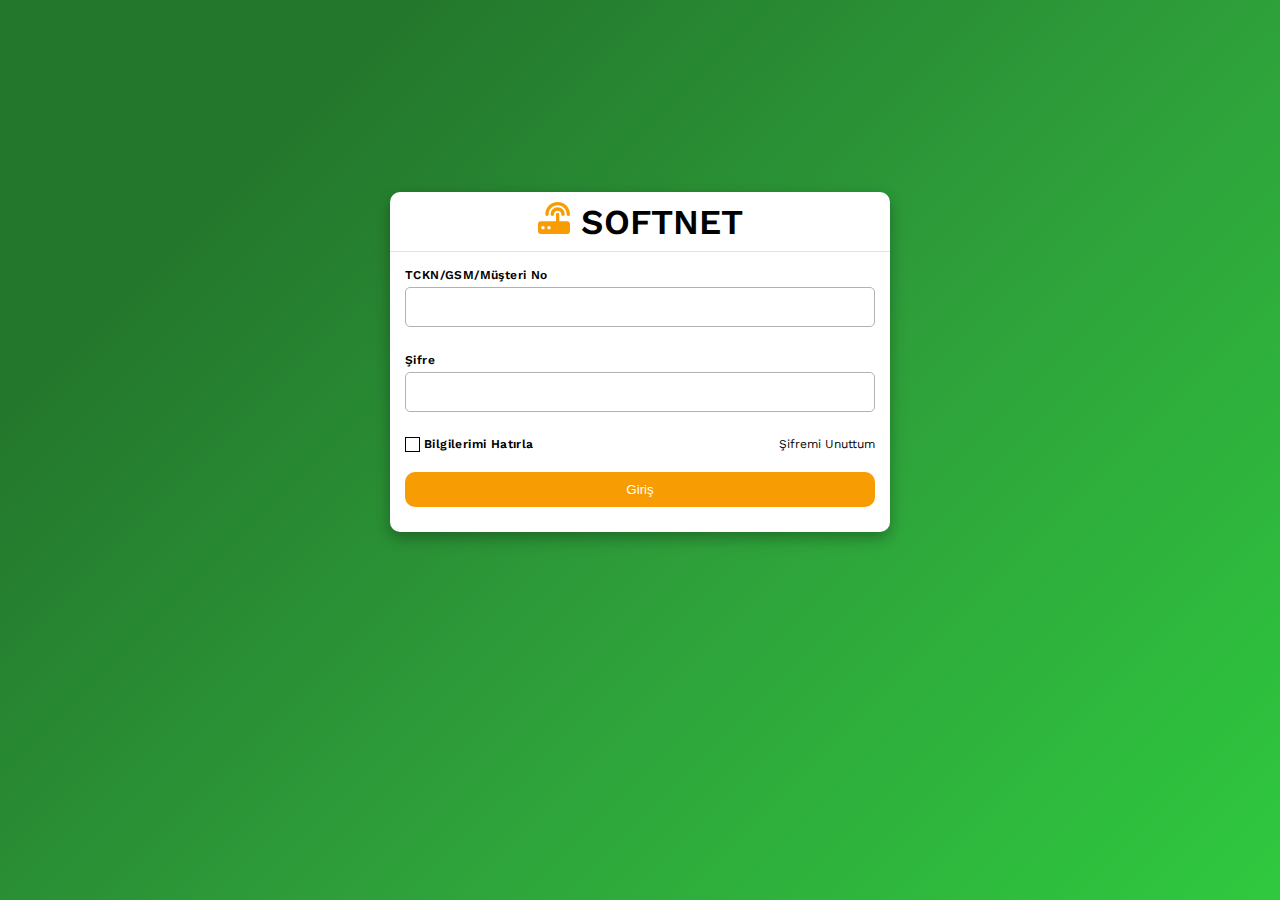
<file: sign-in.html>
<!DOCTYPE html>
<html lang="TR-tr">

<head>
    <meta charset="UTF-8">
    <meta http-equiv="X-UA-Compatible" content="IE=edge">
    <meta name="viewport" content="width=device-width, initial-scale=1.0">
    <meta name="description"
        content="1000 MBPS'e kadar altyapının desteklediği maksimum hız, taahhütsüz, kotasız ve gerçek sınırsız internet sadece SoftNet'te!">
    <meta name="keywords"
        content="Fiber İnternet, ADSL, Yalın ADSL, Ev Telefonu, TV hizmetleri ve süper servisler, SoftNet Hizmet Kalitesiyle.">
    <link href="https://fonts.googleapis.com/css2?family=Work+Sans:wght@400;600&display=swap" rel="stylesheet">

    <link rel="stylesheet" href="css/main.css">
    <link rel="shortcut icon" href="ico/softnet.svg" type="image/x-gif">
    <title>SoftNet</title>
</head>

<body class="sign-in">

    <!-- #region SVG -->

    <!-- LOGO -->
    <svg aria-hidden="true" style="position: absolute; width: 0; height: 0; overflow: hidden;" version="1.1"
        xmlns="http://www.w3.org/2000/svg" xmlns:xlink="http://www.w3.org/1999/xlink">
        <defs>
            <symbol id="icon-modem" viewBox="0 0 48 48">
                <path
                    d="M0 44c0 2.21 1.79 4 4 4h40c2.21 0 4-1.79 4-4l-0-11c0-2.21-1.79-4-4-4h-12v-10.5c0-1.38-1.12-2.5-2.5-2.5s-2.5 1.12-2.5 2.5v10.5h-23c-2.21 0-4 1.79-4 4v11zM5 38.5c0-1.38 1.12-2.5 2.5-2.5s2.5 1.12 2.5 2.5-1.12 2.5-2.5 2.5-2.5-1.12-2.5-2.5zM14 38.5c0-1.38 1.12-2.5 2.5-2.5s2.5 1.12 2.5 2.5-1.12 2.5-2.5 2.5-2.5-1.12-2.5-2.5zM29.5 8c-5.8 0-10.5 4.7-10.5 10.5 0 1.38 1.12 2.5 2.5 2.5s2.5-1.12 2.5-2.5c0-3.040 2.46-5.5 5.5-5.5s5.5 2.46 5.5 5.5c0 1.38 1.12 2.5 2.5 2.5s2.5-1.12 2.5-2.5c-0-5.8-4.7-10.5-10.5-10.5zM29.5 0c-10.22 0-18.5 8.28-18.5 18.5 0 1.38 1.12 2.5 2.5 2.5s2.5-1.12 2.5-2.5c0-7.46 6.040-13.5 13.5-13.5s13.5 6.040 13.5 13.5c0 1.38 1.12 2.5 2.5 2.5s2.5-1.12 2.5-2.5c-0-10.22-8.279-18.5-18.5-18.5z">
                </path>
            </symbol>
        </defs>
    </svg>

    <!-- CHECHBOX-ICON -->
    <svg aria-hidden="true" style="position: absolute; width: 0; height: 0; overflow: hidden;" version="1.1"
        xmlns="http://www.w3.org/2000/svg" xmlns:xlink="http://www.w3.org/1999/xlink">
        <defs>
            <symbol id="icon-checkmark" viewBox="0 0 32 32">
                <path
                    d="M28.998 8.531l-2.134-2.134c-0.394-0.393-1.030-0.393-1.423 0l-12.795 12.795-6.086-6.13c-0.393-0.393-1.029-0.393-1.423 0l-2.134 2.134c-0.393 0.394-0.393 1.030 0 1.423l8.924 8.984c0.393 0.393 1.030 0.393 1.423 0l15.648-15.649c0.393-0.392 0.393-1.030 0-1.423z">
                </path>
            </symbol>
        </defs>
    </svg>
    <!-- #endregion -->

    <div class="sign-in-container">
        <div class="sign-in-wrap">

            <div class="sign-in-logo">
                <div class="header-logo">
                    <a href="index.html" class="logo-link">
                        <svg class="icon icon-modem">
                            <use xlink:href="#icon-modem"></use>
                        </svg>
                        SOFTNET
                    </a>
                </div>
            </div>

            <div class="sign-in-user">
                <label for="user-input" class="input-label">
                    TCKN/GSM/Müşteri No
                </label>
                <input type="text" class="user-input" id="user-input" required>
            </div>

            <div class="sign-in-user">
                <label for="user-input-pass" class="input-label">
                    Şifre
                </label>
                <input type="password" class="user-input" id="user-input-pass" required>
            </div>

            <div class="sign-in-options">

                <label class="input-label options-checkbox-wrap">
                    <div class="options-checkbox">
                        <input type="checkbox">
                        <svg class="icon icon-checkmark">
                            <use xlink:href="#icon-checkmark"></use>
                        </svg>
                    </div>
                    Bilgilerimi Hatırla
                </label>

                <div class="options-forgotpass"><a href="#">Şifremi Unuttum</a></div>
            </div>

            <button class="btn sign-in-btn">Giriş</button>

        </div>
    </div>


</body>

</html>
</file>
<file: css/main.css>
*{margin:0;padding:0;-webkit-box-sizing:border-box;box-sizing:border-box;outline:none}ul,li{list-style:none}a{text-decoration:none;color:#000}button{border:none;cursor:pointer}html{font-family:'Work Sans', sans-serif;font-size:16px}::-webkit-scrollbar{width:10px}::-webkit-scrollbar-track{-webkit-box-shadow:inset 0 0 5px grey;box-shadow:inset 0 0 5px grey;border-radius:10px;z-index:-1}::-webkit-scrollbar-thumb{background:#f8b13f;border-radius:10px}::-webkit-scrollbar-thumb:hover{background:#F89C04}.icon{display:inline-block;width:24px;height:24px;stroke-width:0;stroke:currentColor;fill:currentColor}.icon-modem{color:#F89C04;width:28px;height:28px}@media (min-width: 768px){.icon-modem{width:32px;height:32px}}.icon-search{width:20px;height:20px;cursor:pointer}@media (min-width: 992px){.icon-search{-webkit-transition:.3s;transition:.3s}.icon-search:hover{color:#F89C04}}.icons-cards{width:80px;height:80px;border:#d5d5d4a8 solid thin;border-radius:50%;padding:10px;background-color:#F89C04}.social-icon{width:32px;height:32px}@media (min-width: 768px){.social-icon{width:36px;height:36px}}.icon-cancel{width:50px;height:50px;border:#d5d5d4a8 solid thin;border-radius:50%;padding:7px;background-color:#F89C04}@media (min-width: 768px){.icon-cancel{width:80px;height:80px;padding:10px}}.icon-checkmark{display:none;width:21px;height:21px;position:absolute;left:50%;top:50%;-webkit-transform:translate(-50%, -50%);transform:translate(-50%, -50%);margin-left:2px;color:#F89C04}.btn{background-color:#F89C04;color:#fff;-webkit-transition:background-color .3s;transition:background-color .3s}.btn:hover{opacity:.6}.navigation-button,.account-button{margin-top:auto;margin-bottom:auto;height:40px;background-color:#23772C}@media (min-width: 768px){.navigation-button,.account-button{display:none}}.account-button{margin-left:10px}.search-btn{width:68px;height:35px;border-radius:0px 10px 10px 0px;background-color:#F89C04;padding:8px}@media (min-width: 768px){.search-btn{-webkit-transition:0.3s;transition:0.3s}.search-btn:hover{background-color:#f8b241}}.search-btn-desktop{background-color:transparent}.btn-call{-ms-flex-item-align:center;-ms-grid-row-align:center;align-self:center;height:40px;border-radius:10px}.help-btn{height:45px;-webkit-box-pack:center;-ms-flex-pack:center;justify-content:center;-ms-flex-item-align:end;-ms-grid-row-align:end;align-self:end;letter-spacing:.6px}@media (min-width: 768px){.help-btn{display:none}}.social-btn{width:32px;height:32px;margin-left:8px;margin-right:8px;background-color:transparent;color:#fff}@media (min-width: 768px){.social-btn{width:36px;height:36px;-webkit-transition:.3s;transition:.3s}.social-btn:nth-of-type(-n+1){margin-left:0}.social-btn:hover{color:#F89C04}}.error-page-btn{width:100%;text-align:center;line-height:40px;letter-spacing:.6px;border-radius:0 0 10px 10px}@media (min-width: 768px){.error-page-btn{width:50%;border-radius:10px}}.sign-in-btn{-ms-flex-item-align:start;-ms-grid-row-align:start;align-self:start;text-align:center;padding:10px;margin-left:15px;margin-right:15px;border-radius:10px}@media (min-width: 768px){.sign-in-btn{-webkit-transition:0.3s;transition:0.3s}.sign-in-btn:hover{background-color:#f8b241}}.main-headers{text-align:center;-ms-flex-item-align:end;-ms-grid-row-align:end;align-self:end}@media (min-width: 992px){.main-headers{font-size:2.5rem}}.assistance{width:100%;height:543px;display:-webkit-box;display:-ms-flexbox;display:flex;-webkit-box-pack:center;-ms-flex-pack:center;justify-content:center;margin-top:60px;background-color:#2FC93F}@media (min-width: 768px){.assistance{height:426px}}.assistance .assistance-title{text-align:center;font-size:1.25rem;font-weight:bold;letter-spacing:.5px}@media (min-width: 992px){.assistance .assistance-title{text-align:start;padding-bottom:40px;padding-left:8%;font-size:1.5rem}}.assistance-discover{-ms-grid-row:1;-ms-grid-row-span:1;grid-row:1/2;display:-ms-grid;display:grid;-ms-grid-rows:40px 1fr;grid-template-rows:40px 1fr;margin-top:20px}@media (min-width: 768px){.assistance-discover{-ms-grid-column:3;-ms-grid-column-span:1;grid-column:3/4;margin-top:40px}}@media (min-width: 992px){.assistance-discover{-ms-grid-column:3;-ms-grid-column-span:1;grid-column:3/4;-ms-grid-columns:1fr;grid-template-columns:1fr;-ms-grid-rows:50px 1fr;grid-template-rows:50px 1fr;margin-top:50px;margin-left:50px}}.assistance-brace{-ms-grid-row:2;-ms-grid-row-span:1;grid-row:2/3;width:85%;-ms-grid-column-align:center;justify-self:center;-ms-flex-item-align:center;-ms-grid-row-align:center;align-self:center;border:none;height:1px;background-color:rgba(0,0,0,0.3);border-radius:4px}@media (min-width: 768px){.assistance-brace{-ms-grid-column:2;-ms-grid-column-span:1;grid-column:2/3;-ms-grid-row:1;-ms-grid-row-span:1;grid-row:1/2;width:1px;height:85%;background-color:transparent;border-left:1px solid rgba(0,0,0,0.3);margin-right:5px;margin-left:5px}}.assistance-help{-ms-grid-row:3;-ms-grid-row-span:1;grid-row:3/4;display:-ms-grid;display:grid;-ms-grid-rows:40px 1fr 45px;grid-template-rows:40px 1fr 45px;margin-top:20px}@media (min-width: 768px){.assistance-help{-ms-grid-column:1;-ms-grid-column-span:1;grid-column:1/2;-ms-grid-row:1;-ms-grid-row-span:1;grid-row:1/2;-ms-grid-rows:40px 1fr;grid-template-rows:40px 1fr;margin-top:40px;padding-right:25px}}@media (min-width: 992px){.assistance-help{-ms-grid-column:1;-ms-grid-column-span:1;grid-column:1/2;-ms-grid-row:1;-ms-grid-row-span:1;grid-row:1/2;-ms-grid-columns:1fr;grid-template-columns:1fr;-ms-grid-rows:50px 1fr;grid-template-rows:50px 1fr;-webkit-box-pack:start;-ms-flex-pack:start;justify-content:start;margin-top:50px}}.assistance .assistance-list{padding-left:8%}.assistance .assistance-list .assistance-list-item{padding-bottom:10px;list-style-type:disc;-webkit-transition:.3s;transition:.3s}.assistance .assistance-list .assistance-list-item:hover{text-decoration:underline}@media (min-width: 768px){.assistance .assistance-list .assistance-list-item{padding-bottom:0;margin-bottom:20px}}.assistance .assistance-list .list-item-dekstop{display:none}@media (min-width: 768px){.assistance .assistance-list .list-item-dekstop{display:list-item}}.call{width:100%;background-color:#F2F2F2}@media (min-width: 768px){.call{display:-webkit-box;display:-ms-flexbox;display:flex;-webkit-box-pack:center;-ms-flex-pack:center;justify-content:center;height:505px;background-color:transparent}}.call .call-area{display:-ms-grid;display:grid;-ms-grid-columns:1fr;grid-template-columns:1fr;-ms-grid-rows:50px 20px 55px 20px 55px 50px;grid-template-rows:50px 20px 55px 20px 55px 50px;font-size:.87rem;background-color:#f2f2f2;padding:20px}@media (min-width: 768px){.call .call-area{-ms-grid-columns:330px;grid-template-columns:330px;-ms-flex-item-align:start;-ms-grid-row-align:start;align-self:start;z-index:1;border-radius:10px;padding:25px}}.call .call-title{font-size:1rem;-ms-flex-item-align:start;align-self:flex-start;font-weight:500}.call .call-input{width:100%;height:32px;border:thin solid #adadadc9;border-radius:5px;padding:10px}.footer{width:100%;height:385px;display:-webkit-box;display:-ms-flexbox;display:flex;-webkit-box-pack:center;-ms-flex-pack:center;justify-content:center;margin-top:40px;background-color:#2E9F3A}@media (min-width: 768px){.footer{height:375px}}@media (min-width: 992px){.footer{height:385px;margin-top:30px}}.footer .footer-inside{display:-ms-grid;display:grid;-ms-grid-columns:1fr;grid-template-columns:1fr;-ms-grid-rows:(50px)[5];grid-template-rows:repeat(5, 50px);-ms-flex-line-pack:end;align-content:end;padding-right:25px;padding-left:25px}@media (min-width: 768px){.footer .footer-inside{-ms-grid-columns:(20%)[5];grid-template-columns:repeat(5, 20%);-ms-grid-rows:1fr;grid-template-rows:1fr;-ms-flex-line-pack:center;align-content:center;padding-right:0;padding-left:15px;padding-top:10px}}@media (min-width: 992px){.footer .footer-inside{padding-left:40px}}@media (min-width: 1200px){.footer .footer-inside{-ms-grid-columns:(20%)[5];grid-template-columns:repeat(5, 20%);-ms-grid-rows:1fr;grid-template-rows:1fr;-ms-flex-line-pack:center;align-content:center;padding-right:0;padding-left:0}}@media (min-width: 768px){.footer .footer-inside .footer-inside-item{display:-ms-grid;display:grid;-ms-grid-rows:35px 1fr;grid-template-rows:35px 1fr}}@media (min-width: 992px){.footer .footer-inside .footer-inside-item{display:-ms-grid;display:grid;-ms-grid-rows:70px 1fr;grid-template-rows:70px 1fr}}.footer .footer-inside .footer-inside-item .footer-inside-item-title{height:100%;display:-webkit-box;display:-ms-flexbox;display:flex;-webkit-box-pack:center;-ms-flex-pack:center;justify-content:center;-webkit-box-align:center;-ms-flex-align:center;align-items:center;font-size:1.25rem;font-weight:600;border-top:1px solid #d8d8d8}@media (min-width: 768px){.footer .footer-inside .footer-inside-item .footer-inside-item-title{-ms-grid-row:1;-ms-grid-row-span:1;grid-row:1/2;-webkit-box-pack:start;-ms-flex-pack:start;justify-content:start;-webkit-box-align:start;-ms-flex-align:start;align-items:start;border:none;font-size:1.06rem}}@media (min-width: 992px){.footer .footer-inside .footer-inside-item .footer-inside-item-title{-webkit-box-align:center;-ms-flex-align:center;align-items:center}}.footer .footer-inside .footer-inside-item .footer-inside-list{height:100%;letter-spacing:.5px;list-style:none}@media (min-width: 768px){.footer .footer-inside .footer-inside-item .footer-inside-list{-ms-grid-row:2;-ms-grid-row-span:1;grid-row:2/3}}.footer .footer-inside .footer-inside-item .footer-inside-list .footer-inside-list-item{font-size:.87rem;-webkit-transition:.3s;transition:.3s}.footer .footer-inside .footer-inside-item .footer-inside-list .footer-inside-list-item:hover{text-decoration:underline}@media (min-width: 768px){.footer .footer-inside .footer-inside-item .footer-inside-list .footer-inside-list-item{height:32px;margin-bottom:8px}}@media (min-width: 992px){.footer .footer-inside .footer-inside-item .footer-inside-list .footer-inside-list-item{height:auto;margin-bottom:15px}}@media (min-width: 1200px){.footer .footer-inside .footer-inside-item .footer-inside-list .footer-inside-list-item{font-size:1rem}}.footer .footer-inside .footer-inside-item .footer-inside-list .footer-inside-item-desktop{display:none}@media (min-width: 768px){.footer .footer-inside .footer-inside-item .footer-inside-list .footer-inside-item-desktop{display:list-item}}.footer .social-icons{-ms-grid-row:2;-ms-grid-row-span:1;grid-row:2/3;display:-webkit-box;display:-ms-flexbox;display:flex;-webkit-box-pack:center;-ms-flex-pack:center;justify-content:center;padding-top:20px}@media (min-width: 768px){.footer .social-icons{-ms-grid-row:1;-ms-grid-row-span:1;grid-row:1/2;-webkit-box-pack:start;-ms-flex-pack:start;justify-content:start;-webkit-box-align:center;-ms-flex-align:center;align-items:center;margin-top:10px;margin-bottom:10px;padding-left:15px}}@media (min-width: 992px){.footer .social-icons{-webkit-box-align:end;-ms-flex-align:end;align-items:flex-end;padding-left:40px}}@media (min-width: 1200px){.footer .social-icons{-ms-grid-row:1;-ms-grid-row-span:1;grid-row:1/2;-webkit-box-pack:start;-ms-flex-pack:start;justify-content:start;-webkit-box-align:end;-ms-flex-align:end;align-items:flex-end;margin-top:10px;margin-bottom:10px;padding-left:0}}.footer-bottom{width:100%;height:100px;background-color:#23772C;display:-webkit-box;display:-ms-flexbox;display:flex;-webkit-box-pack:center;-ms-flex-pack:center;justify-content:center}@media (min-width: 768px){.footer-bottom{height:60px}}.footer-bottom-left{-ms-grid-row:1;-ms-grid-row-span:1;grid-row:1/2;width:260px;display:-ms-grid;display:grid;-ms-grid-columns:126px 116px;grid-template-columns:126px 116px;-webkit-box-align:center;-ms-flex-align:center;align-items:center;padding-left:10px}@media (min-width: 768px){.footer-bottom-left .bottom-left-link{cursor:pointer;-webkit-transition:.3s;transition:.3s}.footer-bottom-left .bottom-left-link:hover{text-decoration:underline}}.footer-bottom-left .bottom-left-brace{display:none}@media (min-width: 768px){.footer-bottom-left .bottom-left-brace{width:100%;display:block;text-align:center}}@media (min-width: 768px){.footer-bottom-left{-ms-grid-column-align:start;justify-self:start;-ms-grid-columns:126px 50px 106px;grid-template-columns:126px 50px 106px;padding-left:0}}@media (min-width: 1200px){.footer-bottom-left{-ms-grid-column-align:start;justify-self:start;-ms-grid-columns:126px 50px 106px;grid-template-columns:126px 50px 106px}}.footer-bottom-left .left-link-end{justify-self:flex-end}.footer-bottom-right{-ms-grid-row:2;-ms-grid-row-span:1;grid-row:2/3;display:-ms-grid;display:grid;-webkit-box-pack:center;-ms-flex-pack:center;justify-content:center;letter-spacing:.5px;font-weight:bold;-webkit-user-select:none;-moz-user-select:none;-ms-user-select:none;user-select:none}@media (min-width: 768px){.footer-bottom-right{-ms-grid-row:1;-ms-grid-row-span:1;grid-row:1/2;-ms-grid-column-align:end;justify-self:end;-webkit-box-align:center;-ms-flex-align:center;align-items:center}}.grid{display:-ms-grid;display:grid;-ms-grid-columns:1fr;grid-template-columns:1fr;-ms-grid-rows:52px 200px 300px 640px 1120px 260px 1fr 425px 100px;grid-template-rows:52px 200px 300px 640px 1120px 260px 1fr 425px 100px}@media (min-width: 768px){.grid{-ms-grid-rows:52px 36px 0px 505px 400px 600px 260px 1fr 415px 60px;grid-template-rows:52px 36px 0px 505px 400px 600px 260px 1fr 415px 60px}}.grid .header-container{display:-ms-grid;display:grid;-ms-grid-columns:1fr 6fr 1fr;grid-template-columns:1fr 6fr 1fr;-ms-grid-rows:52px;grid-template-rows:52px;-webkit-column-gap:10%;column-gap:10%;position:fixed;top:0;width:100%;overflow:hidden;background-color:#23772C}@media (min-width: 768px){.grid .header-container{max-width:1200px;-ms-grid-columns:119.75px 119.75px 4fr 119.75px 119.75px;grid-template-columns:119.75px 119.75px 4fr 119.75px 119.75px;-webkit-column-gap:0;column-gap:0}}@media (min-width: 992px){.grid .header-container{max-width:1200px;-ms-grid-columns:140.42px 140.42px 5fr 140.42px 140.42px;grid-template-columns:140.42px 140.42px 5fr 140.42px 140.42px;-webkit-column-gap:0;column-gap:0}}@media (min-width: 768px){.grid .navigation-container{width:100%;display:-ms-grid;display:grid;-ms-grid-columns:65px 1fr 1fr 65px;grid-template-columns:65px 1fr 1fr 65px;-ms-grid-rows:36px;grid-template-rows:36px;-webkit-column-gap:0;column-gap:0;background-color:#2FC93F}}@media (min-width: 992px){.grid .navigation-container{width:100%;display:-ms-grid;display:grid;max-width:1200px;-ms-grid-columns:65px 1fr 1fr 65px;grid-template-columns:65px 1fr 1fr 65px;-ms-grid-rows:36px;grid-template-rows:36px;-webkit-column-gap:0;column-gap:0;background-color:#2FC93F}}.grid .intro-container{display:-ms-grid;display:grid;-ms-grid-columns:1fr;grid-template-columns:1fr;-ms-grid-rows:200px;grid-template-rows:200px}@media (min-width: 992px){.grid .intro-container{width:100%;max-width:1200px;-ms-grid-columns:1fr;grid-template-columns:1fr;-ms-grid-rows:505px;grid-template-rows:505px}}.grid .call-container{width:100%}@media (min-width: 768px){.grid .call-container{display:-ms-grid;display:grid;width:100%;height:100%;max-width:1200px;-webkit-box-pack:end;-ms-flex-pack:end;justify-content:end;padding-top:1.8%;padding-right:3%}}.grid .cards-container{display:-ms-grid;display:grid;-ms-grid-columns:1fr;grid-template-columns:1fr;-ms-grid-rows:50px 520px;grid-template-rows:50px 520px;width:100%}@media (min-width: 768px){.grid .cards-container{-ms-grid-rows:60px 270px;grid-template-rows:60px 270px}}@media (min-width: 992px){.grid .cards-container{max-width:1200px;padding-top:0;-ms-grid-rows:70px 270px;grid-template-rows:70px 270px}}.grid .tarrifs-container{display:-ms-grid;display:grid;-ms-grid-columns:1fr;grid-template-columns:1fr;width:100%}@media (min-width: 768px){.grid .tarrifs-container{max-width:1200px;-ms-grid-rows:70px 500px;grid-template-rows:70px 500px}}.grid .comments-container{display:-ms-grid;display:grid;-ms-grid-columns:1fr;grid-template-columns:1fr;-ms-grid-rows:40px 170px;grid-template-rows:40px 170px;justify-items:center;width:100%;padding-top:20px;padding-bottom:20px;border-top:#d5d5d4a8 solid thin;border-bottom:#d5d5d4a8 solid thin}@media (min-width: 768px){.grid .comments-container{max-width:1200px}}.grid .assistance-container{display:-ms-grid;display:grid;-ms-grid-columns:1fr;grid-template-columns:1fr;-ms-grid-rows:266px 11px 266px;grid-template-rows:266px 11px 266px;width:100%}@media (min-width: 768px){.grid .assistance-container{max-width:1200px;-ms-grid-columns:1fr 11px 1fr;grid-template-columns:1fr 11px 1fr;-ms-grid-rows:426px;grid-template-rows:426px}}.grid .footer-container{display:-ms-grid;display:grid;-ms-grid-columns:1fr;grid-template-columns:1fr;-ms-grid-rows:305px 80px;grid-template-rows:305px 80px;width:100%}@media (min-width: 768px){.grid .footer-container{-ms-grid-rows:70px 305px;grid-template-rows:70px 305px}}@media (min-width: 992px){.grid .footer-container{-ms-grid-rows:80px 306px;grid-template-rows:80px 306px;max-width:1200px}}.grid .footer-bottom-container{display:-ms-grid;display:grid;-ms-grid-columns:1fr;grid-template-columns:1fr;-ms-grid-rows:60px 30px;grid-template-rows:60px 30px;width:100%;justify-items:center}@media (min-width: 768px){.grid .footer-bottom-container{max-width:1200px;-ms-grid-columns:1fr 1fr;grid-template-columns:1fr 1fr;-ms-grid-rows:60px;grid-template-rows:60px;padding-left:15px;padding-right:10px}}@media (min-width: 992px){.grid .footer-bottom-container{padding-left:40px;padding-right:40px}}@media (min-width: 1200px){.grid .footer-bottom-container{padding-left:0;padding-right:0}}.header{width:100%;height:52px;position:fixed;top:0;z-index:5;background-color:#23772C}@media (min-width: 768px){.header{width:100%;height:52px;display:-webkit-box;display:-ms-flexbox;display:flex;position:-webkit-sticky;position:sticky;-webkit-box-pack:center;-ms-flex-pack:center;justify-content:center;z-index:5}}.header-left{display:none}@media (min-width: 768px){.header-left{-ms-grid-column:1;-ms-grid-column-span:2;grid-column:1/3;display:-webkit-box;display:-ms-flexbox;display:flex;-webkit-box-pack:start;-ms-flex-pack:start;justify-content:flex-start;-webkit-box-align:center;-ms-flex-align:center;align-items:center;width:100%;-webkit-user-select:none;-moz-user-select:none;-ms-user-select:none;user-select:none;font-size:.62rem}.header-left .header-left-link{margin-left:15px}.header-left .header-left-link:focus{-webkit-transition:.3s;transition:.3s}.header-left .header-left-link:focus:hover{color:#F89C04}.header-left .header-left-link:first-child{color:#F89C04}}@media (min-width: 992px){.header-left{-webkit-box-pack:start;-ms-flex-pack:start;justify-content:flex-start;font-size:.75rem}.header-left .header-left-link{margin-left:15px;-webkit-transition:.3s;transition:.3s;text-transform:uppercase}.header-left .header-left-link:hover{color:#F89C04}}.header-right{display:none}@media (min-width: 768px){.header-right{-ms-grid-column:4;-ms-grid-column-span:2;grid-column:4/6;-ms-flex-item-align:center;align-self:center;display:-webkit-box;display:-ms-flexbox;display:flex;width:100%;-webkit-box-pack:end;-ms-flex-pack:end;justify-content:flex-end;-webkit-user-select:none;-moz-user-select:none;-ms-user-select:none;user-select:none;text-transform:uppercase;font-size:.62rem}.header-right .telephone-nmbr{margin-right:15px}.header-right .telephone-nmbr:focus{-webkit-transition:.3s;transition:.3s}.header-right .telephone-nmbr:focus:hover{color:#F89C04}.header-right .account-desktop{margin-left:15px;margin-right:15px}.header-right .account-desktop:focus{-webkit-transition:.3s;transition:.3s}.header-right .account-desktop:focus:hover{color:#F89C04}.header-right .brace{-webkit-user-select:none;-moz-user-select:none;-ms-user-select:none;user-select:none}}@media (min-width: 992px){.header-right{-webkit-box-pack:end;-ms-flex-pack:end;justify-content:flex-end;font-size:.75rem}.header-right .telephone-nmbr{margin-right:15px;-webkit-transition:.3s;transition:.3s}.header-right .telephone-nmbr:hover{color:#F89C04}.header-right .account-desktop{margin-left:15px;margin-right:15px;-webkit-transition:.3s;transition:.3s}.header-right .account-desktop:hover{color:#F89C04}}.header-logo{place-self:center}@media (min-width: 768px){.header-logo{-ms-grid-row:1;-ms-grid-row-span:1;grid-row:1/2;-ms-grid-column:3;-ms-grid-column-span:1;grid-column:3/4}}.header-logo .logo-link{font-weight:600;font-size:28px;-webkit-user-select:none;-moz-user-select:none;-ms-user-select:none;user-select:none}@media (min-width: 992px){.header-logo .logo-link{font-size:45px}}@media (min-width: 768px){.header-logo .logo-link{font-size:35px;-webkit-transition:.3s;transition:.3s}.header-logo .logo-link:hover{color:#F89C04}}.navigation{place-self:center;margin-right:20px;height:0;overflow:hidden;-webkit-user-select:none;-moz-user-select:none;-ms-user-select:none;user-select:none;z-index:4}@media (min-width: 768px){.navigation{width:100%;height:36px;display:-webkit-box;display:-ms-flexbox;display:flex;-webkit-box-pack:center;-ms-flex-pack:center;justify-content:center;position:-webkit-sticky;position:sticky;top:52px;margin-right:0;background-color:#2FC93F;border-bottom:#d5d5d4a8 solid thin}}.navigation-menu{width:100%;position:fixed;top:51px;right:0;z-index:1;-webkit-transform:translateY(-114%);transform:translateY(-114%);-webkit-transition:.3s transform;transition:.3s transform;background-color:#23772C;border-top:1.5px solid rgba(0,0,0,0.4)}@media (min-width: 768px){.navigation-menu{-ms-grid-column:2;-ms-grid-column-span:2;grid-column:2/4;display:-webkit-box;display:-ms-flexbox;display:flex;-webkit-box-pack:center;-ms-flex-pack:center;justify-content:center;position:static;-webkit-transform:none;transform:none;z-index:0;border:none;background-color:transparent}}.navigation-menu .menu-btn-list{display:-webkit-box;display:-ms-flexbox;display:flex;width:298px;-webkit-box-pack:space-evenly;-ms-flex-pack:space-evenly;justify-content:space-evenly;margin:15px auto 20px auto;overflow:hidden;border:#d5d5d4a8 solid thin;border-radius:10px}@media (min-width: 768px){.navigation-menu .menu-btn-list{display:none}}.navigation-menu .menu-btn-list .menu-btn{padding:8px 10px 8px 10px}.navigation-menu .menu-btn-list .menu-btn:first-child{background-color:#F89C04;z-index:-1}.navigation-menu .menu-link-list{display:-webkit-box;display:-ms-flexbox;display:flex;-webkit-box-orient:vertical;-webkit-box-direction:normal;-ms-flex-direction:column;flex-direction:column;-webkit-box-align:center;-ms-flex-align:center;align-items:center;position:relative}@media (min-width: 768px){.navigation-menu .menu-link-list{width:100%;-webkit-box-orient:horizontal;-webkit-box-direction:normal;-ms-flex-direction:row;flex-direction:row;-webkit-box-pack:center;-ms-flex-pack:center;justify-content:center}}.navigation-menu .menu-link-list .menu-link:focus{-webkit-transition:.3s;transition:.3s}.navigation-menu .menu-link-list .menu-link:focus:hover{color:#F89C04}@media (min-width: 768px){.navigation-menu .menu-link-list .menu-link:focus:focus{color:#000}}@media (min-width: 768px){.navigation-menu .menu-link-list .menu-link{padding:30px;font-size:.62rem}.navigation-menu .menu-link-list .menu-link:hover{-webkit-transition:.3s;transition:.3s}.navigation-menu .menu-link-list .menu-link:hover:hover{background-color:#F89C04}}@media (min-width: 992px){.navigation-menu .menu-link-list .menu-link{font-size:1rem}}.navigation-menu .menu-link-list .menu-link:not(:last-child){margin-bottom:18px}@media (min-width: 768px){.navigation-menu .menu-link-list .menu-link:not(:last-child){margin-bottom:0;padding:30px}}.navigation-menu .horizontal{width:180px;height:1px;border:none;border-radius:10px;background-color:rgba(0,0,0,0.6);margin:0 auto 20px auto}@media (min-width: 768px){.navigation-menu .horizontal{display:none}}.navigation-menu .search{display:-webkit-box;display:-ms-flexbox;display:flex;-webkit-box-pack:center;-ms-flex-pack:center;justify-content:center;margin-bottom:18px;overflow:hidden}@media (min-width: 768px){.navigation-menu .search{width:100%;position:fixed;-webkit-transform:translateY(-100%);transform:translateY(-100%);-webkit-box-align:center;-ms-flex-align:center;align-items:center;display:none;height:50px;top:88px;z-index:-5;-webkit-transition:.3s display;transition:.3s display;margin-bottom:0}}@media (min-width: 992px){.navigation-menu .search{max-width:1200px;position:fixed;-webkit-transform:translateY(-100%);transform:translateY(-100%);-webkit-box-align:center;-ms-flex-align:center;align-items:center;display:none;height:50px;top:88px;z-index:-1;-webkit-transition:.3s display;transition:.3s display;margin-bottom:0}}.navigation-menu .search-grid{display:-webkit-box;display:-ms-flexbox;display:flex}@media (min-width: 768px){.navigation-menu .search-grid{height:100%;-ms-grid-column:2;-ms-grid-column-span:1;grid-column:2/3;-webkit-box-align:center;-ms-flex-align:center;align-items:center;justify-self:flex-end;padding-right:10px;padding-left:10px;margin-right:10px;background-color:#57da64}}.navigation-menu .search-box{width:230px;height:35px;border:none;border-radius:10px 0 0 10px;-webkit-border-radius:10px 0 0 10px;padding:10px}.navigation-menu .search-check{display:none}@media (min-width: 768px){.navigation-menu .search-check:checked+.search{display:-ms-grid;display:grid;-ms-grid-columns:1fr 340px;grid-template-columns:1fr 340px;-webkit-transform:translateY(0);transform:translateY(0)}}@media (min-width: 768px) and (min-width: 992px){.navigation-menu .search-check:checked+.search{display:-ms-grid;display:grid;-ms-grid-columns:1fr 340px;grid-template-columns:1fr 340px}}.navigation .nav-check{display:none}.navigation .nav-check:checked+.navigation-menu{-webkit-transform:translateX(0);transform:translateX(0)}.navigation .search-desktop{display:none}@media (min-width: 768px){.navigation .search-desktop{display:-webkit-box;display:-ms-flexbox;display:flex;-webkit-box-align:center;-ms-flex-align:center;align-items:center;-webkit-box-pack:end;-ms-flex-pack:end;justify-content:flex-end;margin-right:15px}}.cards{width:100%;height:620px;display:-webkit-box;display:-ms-flexbox;display:flex;-webkit-box-pack:center;-ms-flex-pack:center;justify-content:center;margin-top:50px}@media (min-width: 768px){.cards{height:400px;margin-top:30px}}.cards-boxes{display:-webkit-box;display:-ms-flexbox;display:flex;-ms-flex-wrap:wrap;flex-wrap:wrap;-webkit-box-pack:center;-ms-flex-pack:center;justify-content:center;padding-top:20px}@media (min-width: 768px){.cards-boxes{-webkit-box-pack:space-evenly;-ms-flex-pack:space-evenly;justify-content:space-evenly;-ms-flex-wrap:nowrap;flex-wrap:nowrap}}.cards-boxes .cards-box{width:calc(50% - 15.5px);display:-webkit-box;display:-ms-flexbox;display:flex;-webkit-box-orient:vertical;-webkit-box-direction:normal;-ms-flex-direction:column;flex-direction:column;-webkit-box-pack:space-evenly;-ms-flex-pack:space-evenly;justify-content:space-evenly;-webkit-box-align:center;-ms-flex-align:center;align-items:center;text-align:center;background-color:#fff;border:#d5d5d4a8 solid thin;border-radius:10px;-webkit-box-shadow:0 1px 3px 0 rgba(0,0,0,0.3);box-shadow:0 1px 3px 0 rgba(0,0,0,0.3);margin:0 7.5px 15px 7.5px;padding:10px}@media (min-width: 768px){.cards-boxes .cards-box{width:25%;max-width:260px}}.cards-boxes .cards-box .cards-box-title{height:32px;font-size:.88rem;font-weight:bold}@media (min-width: 768px){.cards-boxes .cards-box .cards-box-title{height:32px;font-size:1rem}}.cards-boxes .cards-box .cards-box-description{height:55px;font-size:.81rem}@media (min-width: 768px){.cards-boxes .cards-box .cards-box-description{font-size:1rem}}.comments{width:100%;height:260px;display:-webkit-box;display:-ms-flexbox;display:flex;-webkit-box-pack:center;-ms-flex-pack:center;justify-content:center;margin-top:30px;padding-right:10px;padding-left:10px;-webkit-user-select:none;-moz-user-select:none;-ms-user-select:none;user-select:none}@media (min-width: 768px){.comments{height:260px;padding-right:0px;padding-left:0px}}.comments .comments-title{display:-webkit-box;display:-ms-flexbox;display:flex;-webkit-box-align:center;-ms-flex-align:center;align-items:center;font-size:1.5rem}.comments .slider{-ms-grid-row:2;-ms-grid-row-span:1;grid-row:2/3;width:100%;height:170px;position:relative;background-color:#F89C04;border-radius:10px;overflow-x:hidden;-webkit-box-shadow:0 2px 3px 0 rgba(0,0,0,0.3);box-shadow:0 2px 3px 0 rgba(0,0,0,0.3)}@media (min-width: 768px){.comments .slider{width:500px}}.comments .slider-content{width:500%;height:100%;position:absolute;right:0;-webkit-animation:slider 30s infinite;animation:slider 30s infinite;display:-webkit-box;display:-ms-flexbox;display:flex;-webkit-box-align:center;-ms-flex-align:center;align-items:center}.comments .slider .slider-item{width:20%;float:right;letter-spacing:.5px;line-height:25px}.comments .slider .slider-item-text{padding:0 20px 10px 30px}@media (min-width: 768px){.comments .slider .slider-item-text{padding:0 20px 20px 30px}}.comments .slider .slider-item-author{padding-left:20px;font-style:italic;font-weight:600;padding-left:30px}@media (min-width: 768px){.comments .slider .slider-item-author{padding-left:30px}}@-webkit-keyframes slider{0%{left:0px}10%{left:0px}20%{left:-100%}30%{left:-100%}40%{left:-200%}50%{left:-200%}60%{left:-300%}70%{left:-300%}80%{left:-400%}90%{left:-400%}100%{left:0}}@keyframes slider{0%{left:0px}10%{left:0px}20%{left:-100%}30%{left:-100%}40%{left:-200%}50%{left:-200%}60%{left:-300%}70%{left:-300%}80%{left:-400%}90%{left:-400%}100%{left:0}}.intro{width:100%;height:200px;background-color:#F89D06;display:-webkit-box;display:-ms-flexbox;display:flex;-webkit-box-pack:center;-ms-flex-pack:center;justify-content:center;margin-left:auto;margin-right:auto;position:relative;overflow-x:hidden}@media (min-width: 768px){.intro::after{content:'';position:absolute;left:0;z-index:-2;width:100%;height:505px;background-color:#F89D06}}@media (min-width: 768px){.intro{width:100%;height:505px;background:-webkit-gradient(linear, left top, right top, from(#f89c04), color-stop(10%, rgba(249,175,54,0)), color-stop(50%, rgba(255,255,255,0)), color-stop(90%, rgba(249,175,54,0)), to(#f89c04));background:linear-gradient(90deg, #f89c04 0%, rgba(249,175,54,0) 10%, rgba(255,255,255,0) 50%, rgba(249,175,54,0) 90%, #f89c04 100%)}}@media (min-width: 1200px){.intro{height:505px}}.intro .intro-container{background-image:url(../img/intro_mobile-2.jpg);width:100%;height:200px;background-position:center;background-repeat:no-repeat;background-size:cover}@media (min-width: 768px){.intro .intro-container{height:505px;background-image:url(../img/intro-2_tablet.jpg);background-position:center;z-index:-1}}@media (min-width: 992px){.intro .intro-container{width:100%;height:505px;background-image:url(../img/intro-2.jpg);background-position:center;z-index:-1}.intro .intro-container::before{content:'';position:absolute;left:50%;-webkit-transform:translateX(-50%);transform:translateX(-50%);z-index:-2;width:100%;max-width:1700px;min-width:1700px;height:505px;background:-webkit-gradient(linear, left top, right top, from(#f89c04), color-stop(21%, #fac368), color-stop(27%, rgba(251,209,139,0)), color-stop(50%, rgba(255,255,255,0)), color-stop(73%, rgba(251,209,139,0)), color-stop(79%, #fac368), to(#f89c04));background:linear-gradient(90deg, #f89c04 0%, #fac368 21%, rgba(251,209,139,0) 27%, rgba(255,255,255,0) 50%, rgba(251,209,139,0) 73%, #fac368 79%, #f89c04 100%)}}@media (min-width: 768px){.intro .intro-container::before{height:505px}}.tarrifs{width:100%;height:980px;display:-webkit-box;display:-ms-flexbox;display:flex;margin-top:50px}@media (min-width: 768px){.tarrifs{height:600px;-webkit-box-pack:center;-ms-flex-pack:center;justify-content:center;margin-top:10px}}.tarrifs .tarrifs-boxes{display:-webkit-box;display:-ms-flexbox;display:flex;-webkit-box-orient:vertical;-webkit-box-direction:normal;-ms-flex-direction:column;flex-direction:column;-webkit-box-align:center;-ms-flex-align:center;align-items:center;padding-top:20px;padding-right:10px;padding-left:10px}@media (min-width: 768px){.tarrifs .tarrifs-boxes{-webkit-box-orient:horizontal;-webkit-box-direction:normal;-ms-flex-direction:row;flex-direction:row;-webkit-box-align:start;-ms-flex-align:start;align-items:start;-webkit-box-pack:space-evenly;-ms-flex-pack:space-evenly;justify-content:space-evenly}}@media (min-width: 1200px){.tarrifs .tarrifs-boxes{padding-right:80px;padding-left:80px}}.tarrifs .tarrifs-boxes .tarrif-box{display:-webkit-box;display:-ms-flexbox;display:flex;-webkit-box-orient:vertical;-webkit-box-direction:normal;-ms-flex-direction:column;flex-direction:column;width:100%;border-radius:10px;border-top:#d5d5d4a8 solid thin;-webkit-box-shadow:0 2px 4px 0 rgba(0,0,0,0.3);box-shadow:0 2px 4px 0 rgba(0,0,0,0.3)}@media (min-width: 768px){.tarrifs .tarrifs-boxes .tarrif-box{width:33%;max-width:274px;margin-right:10px;margin-left:10px}}.tarrifs .tarrifs-boxes .tarrif-box:not(:first-of-type){margin-top:40px}@media (min-width: 768px){.tarrifs .tarrifs-boxes .tarrif-box:not(:first-of-type){margin-top:0}}.tarrifs .tarrifs-boxes .tarrif-box-title{margin-right:auto;margin-left:auto;letter-spacing:1px;font-weight:bold;font-size:1.5rem;padding-top:2rem;padding-bottom:1.25rem}.tarrifs .tarrifs-boxes .tarrif-box-details{width:100%;display:-webkit-box;display:-ms-flexbox;display:flex;-webkit-box-pack:justify;-ms-flex-pack:justify;justify-content:space-between;padding:15px 1rem;text-align:center;line-height:25px;letter-spacing:.5px}@media (min-width: 768px){.tarrifs .tarrifs-boxes .tarrif-box-details{padding:15px 3rem;-webkit-box-orient:vertical;-webkit-box-direction:normal;-ms-flex-direction:column;flex-direction:column}}.tarrifs .tarrifs-boxes .tarrif-box .box-title{font-weight:bold;text-align:center}.tarrifs .tarrifs-boxes .tarrif-box-quota{position:absolute;left:50%;-webkit-transform:translateX(-50%);transform:translateX(-50%)}@media (min-width: 768px){.tarrifs .tarrifs-boxes .tarrif-box-quota{position:relative;padding-top:30px;padding-bottom:30px}}.tarrifs .tarrifs-boxes .tarrif-box-price{margin:20px auto 10px auto;padding-right:30px;padding-left:30px;letter-spacing:.3px;border-radius:5px;background:-webkit-gradient(linear, left top, right top, from(rgba(248,156,4,0)), color-stop(30%, #f89c04), color-stop(50%, #f89c04), color-stop(70%, #f89c04), to(rgba(248,156,4,0)));background:linear-gradient(90deg, rgba(248,156,4,0) 0%, #f89c04 30%, #f89c04 50%, #f89c04 70%, rgba(248,156,4,0) 100%)}@media (min-width: 768px){.tarrifs .tarrifs-boxes .tarrif-box-price{margin-bottom:20px}}.tarrifs .tarrifs-boxes .tarrif-box-price .box-price-amount{text-align:center;font-size:1.5rem;font-weight:600}.tarrifs .tarrifs-boxes .tarrif-box-btn{width:100%;text-align:center;padding:20px;border-radius:0 0 10px 10px;background-color:#F89C04;font-size:1.25rem;letter-spacing:.8px;color:#fff}@media (min-width: 768px){.tarrifs .tarrifs-boxes .tarrif-box-btn{-ms-flex-item-align:center;-ms-grid-row-align:center;align-self:center;width:85%;padding-top:12px;padding-bottom:12px;margin-bottom:20px;border-radius:10px;-webkit-transition:0.3s;transition:0.3s}.tarrifs .tarrifs-boxes .tarrif-box-btn:hover{background-color:#f8b241}}.error-grid{display:-ms-grid;display:grid;-ms-grid-columns:1fr;grid-template-columns:1fr;-ms-grid-rows:52px 1fr 425px 100px;grid-template-rows:52px 1fr 425px 100px}@media (min-width: 768px){.error-grid{-ms-grid-rows:52px 36px 106% 415px 60px;grid-template-rows:52px 36px 106% 415px 60px}}@media (min-width: 1200px){.error-grid{-ms-grid-rows:52px 36px 65% 415px 60px;grid-template-rows:52px 36px 65% 415px 60px}}.error-grid .header-container{-ms-grid-row:1;-ms-grid-row-span:1;grid-row:1/2;display:-ms-grid;display:grid;-ms-grid-columns:1fr 6fr 1fr;grid-template-columns:1fr 6fr 1fr;-ms-grid-rows:52px;grid-template-rows:52px;-webkit-column-gap:10%;column-gap:10%;position:fixed;top:0;width:100%;overflow:hidden;background-color:#23772C}@media (min-width: 768px){.error-grid .header-container{max-width:1200px;-ms-grid-columns:119.75px 119.75px 4fr 119.75px 119.75px;grid-template-columns:119.75px 119.75px 4fr 119.75px 119.75px;-webkit-column-gap:0;column-gap:0}}@media (min-width: 992px){.error-grid .header-container{max-width:1200px;-ms-grid-columns:140.42px 140.42px 5fr 140.42px 140.42px;grid-template-columns:140.42px 140.42px 5fr 140.42px 140.42px;-webkit-column-gap:0;column-gap:0}}@media (min-width: 768px){.error-grid .navigation-container{-ms-grid-row:2;-ms-grid-row-span:1;grid-row:2/3;width:100%;display:-ms-grid;display:grid;-ms-grid-columns:65px 1fr 1fr 65px;grid-template-columns:65px 1fr 1fr 65px;-ms-grid-rows:36px;grid-template-rows:36px;-webkit-column-gap:0;column-gap:0;background-color:#2FC93F}}@media (min-width: 992px){.error-grid .navigation-container{width:100%;display:-ms-grid;display:grid;max-width:1200px;-ms-grid-columns:65px 1fr 1fr 65px;grid-template-columns:65px 1fr 1fr 65px;-ms-grid-rows:36px;grid-template-rows:36px;-webkit-column-gap:0;column-gap:0;background-color:#2FC93F}}.error-grid .footer-container{-ms-grid-row:4;-ms-grid-row-span:1;grid-row:4/5;display:-ms-grid;display:grid;-ms-grid-columns:1fr;grid-template-columns:1fr;-ms-grid-rows:305px 80px;grid-template-rows:305px 80px;width:100%}@media (min-width: 768px){.error-grid .footer-container{-ms-grid-rows:70px 305px;grid-template-rows:70px 305px}}@media (min-width: 992px){.error-grid .footer-container{-ms-grid-rows:80px 306px;grid-template-rows:80px 306px;max-width:1200px}}.error-grid .footer-bottom-container{-ms-grid-row:5;-ms-grid-row-span:1;grid-row:5/6;display:-ms-grid;display:grid;-ms-grid-columns:1fr;grid-template-columns:1fr;-ms-grid-rows:60px 30px;grid-template-rows:60px 30px;width:100%;justify-items:center}@media (min-width: 768px){.error-grid .footer-bottom-container{max-width:1200px;-ms-grid-columns:1fr 1fr;grid-template-columns:1fr 1fr;-ms-grid-rows:60px;grid-template-rows:60px;padding-left:15px;padding-right:10px}}@media (min-width: 992px){.error-grid .footer-bottom-container{padding-left:40px;padding-right:40px}}@media (min-width: 1200px){.error-grid .footer-bottom-container{padding-left:0;padding-right:0}}.error-page{width:100%;height:100%;display:-webkit-box;display:-ms-flexbox;display:flex;-webkit-box-pack:center;-ms-flex-pack:center;justify-content:center;-webkit-box-align:center;-ms-flex-align:center;align-items:center;padding-right:5%;padding-left:5%}.error-page-container{display:-ms-grid;display:grid;-ms-grid-columns:1fr;grid-template-columns:1fr;-ms-grid-rows:90px 1fr;grid-template-rows:90px 1fr;margin-top:40px;border:#d5d5d4a8 solid thin;border-radius:10px;-webkit-box-shadow:0 2px 4px 0 rgba(0,0,0,0.3);box-shadow:0 2px 4px 0 rgba(0,0,0,0.3)}@media (min-width: 768px){.error-page-container{-ms-grid-row:3;-ms-grid-row-span:1;grid-row:3/4;-ms-grid-columns:90px 1fr;grid-template-columns:90px 1fr;-ms-grid-rows:1fr;grid-template-rows:1fr;max-width:1200px;padding:20px}}.error-page-container .page-inside-first{display:-webkit-box;display:-ms-flexbox;display:flex;-webkit-box-pack:center;-ms-flex-pack:center;justify-content:center;-webkit-box-align:end;-ms-flex-align:end;align-items:flex-end;padding-bottom:5px;font-size:3.13rem;font-weight:bold}@media (min-width: 768px){.error-page-container .page-inside-first{-webkit-box-align:center;-ms-flex-align:center;align-items:center}}.error-page-container .page-inside-second{display:-webkit-box;display:-ms-flexbox;display:flex;-webkit-box-orient:vertical;-webkit-box-direction:normal;-ms-flex-direction:column;flex-direction:column;text-align:center}@media (min-width: 768px){.error-page-container .page-inside-second{-webkit-box-align:center;-ms-flex-align:center;align-items:center}}.error-page-container .page-inside-second .inside-second-title{font-size:1.25rem;padding-bottom:15px}.error-page-container .page-inside-second .inside-second-text{padding:0px 15px 20px 15px}.error-page-container .error-page-btn-a{display:block;color:#fff;width:100%}.sign-in{height:100vh;display:-webkit-box;display:-ms-flexbox;display:flex;-webkit-box-pack:center;-ms-flex-pack:center;justify-content:center;-webkit-box-align:start;-ms-flex-align:start;align-items:flex-start;background:linear-gradient(135deg, #23772c 0%, #23772c 19%, #2e9f3a 57%, #2fc93f 100%)}.sign-in-container{width:100%;margin-top:15%;margin-left:10px;margin-right:10px;background-color:#fff;border-radius:10px;-webkit-box-shadow:0 6px 15px 0 rgba(0,0,0,0.3);box-shadow:0 6px 15px 0 rgba(0,0,0,0.3)}@media (min-width: 768px){.sign-in-container{width:auto;margin-top:none;margin-left:0;margin-right:0}}.sign-in-container .sign-in-wrap{width:100%;display:-ms-grid;display:grid;-ms-grid-columns:1fr;grid-template-columns:1fr;-ms-grid-rows:60px 90px 80px 50px 60px;grid-template-rows:60px 90px 80px 50px 60px;-webkit-box-align:center;-ms-flex-align:center;align-items:center}@media (min-width: 768px){.sign-in-container .sign-in-wrap{-ms-grid-columns:500px;grid-template-columns:500px}}.sign-in-container .sign-in-wrap .sign-in-logo{width:100%;height:100%;display:-webkit-box;display:-ms-flexbox;display:flex;-webkit-box-pack:center;-ms-flex-pack:center;justify-content:center;-webkit-box-align:center;-ms-flex-align:center;align-items:center;border-bottom:#d5d5d4a8 solid thin}.sign-in-user{display:-webkit-box;display:-ms-flexbox;display:flex;-webkit-box-orient:vertical;-webkit-box-direction:normal;-ms-flex-direction:column;flex-direction:column;-webkit-box-pack:center;-ms-flex-pack:center;justify-content:center;height:100%;padding-left:15px;padding-right:15px}.input-label{font-size:.75rem;font-weight:600;margin-bottom:5px;letter-spacing:.4px}.user-input{width:100%;height:40px;padding:10px;border-radius:5px;border:thin solid #b1b1b1}.user-input:focus{border:2px solid #f89b04a6}.sign-in-options{display:-webkit-box;display:-ms-flexbox;display:flex;-webkit-box-pack:justify;-ms-flex-pack:justify;justify-content:space-between;padding-left:15px;padding-right:15px}.sign-in-options .options-checkbox-wrap{display:-webkit-box;display:-ms-flexbox;display:flex;-webkit-user-select:none;-moz-user-select:none;-ms-user-select:none;user-select:none;cursor:pointer}.sign-in-options .options-checkbox-wrap .options-checkbox{display:-webkit-box;display:-ms-flexbox;display:flex;position:relative;margin-right:4px}.sign-in-options .options-checkbox-wrap .options-checkbox input{position:absolute;opacity:0;left:0;top:0;pointer-events:none}.sign-in-options .options-checkbox-wrap .options-checkbox input:checked+.icon-checkmark{display:block}.sign-in-options .options-checkbox-wrap .options-checkbox:before{content:"";display:inline-block;font-size:13px;width:1em;height:1em;border:1px solid #000}.sign-in-options .options-forgotpass{font-size:.75rem;-webkit-transition:.3s;transition:.3s}.sign-in-options .options-forgotpass:hover{text-decoration:underline}
</file>
